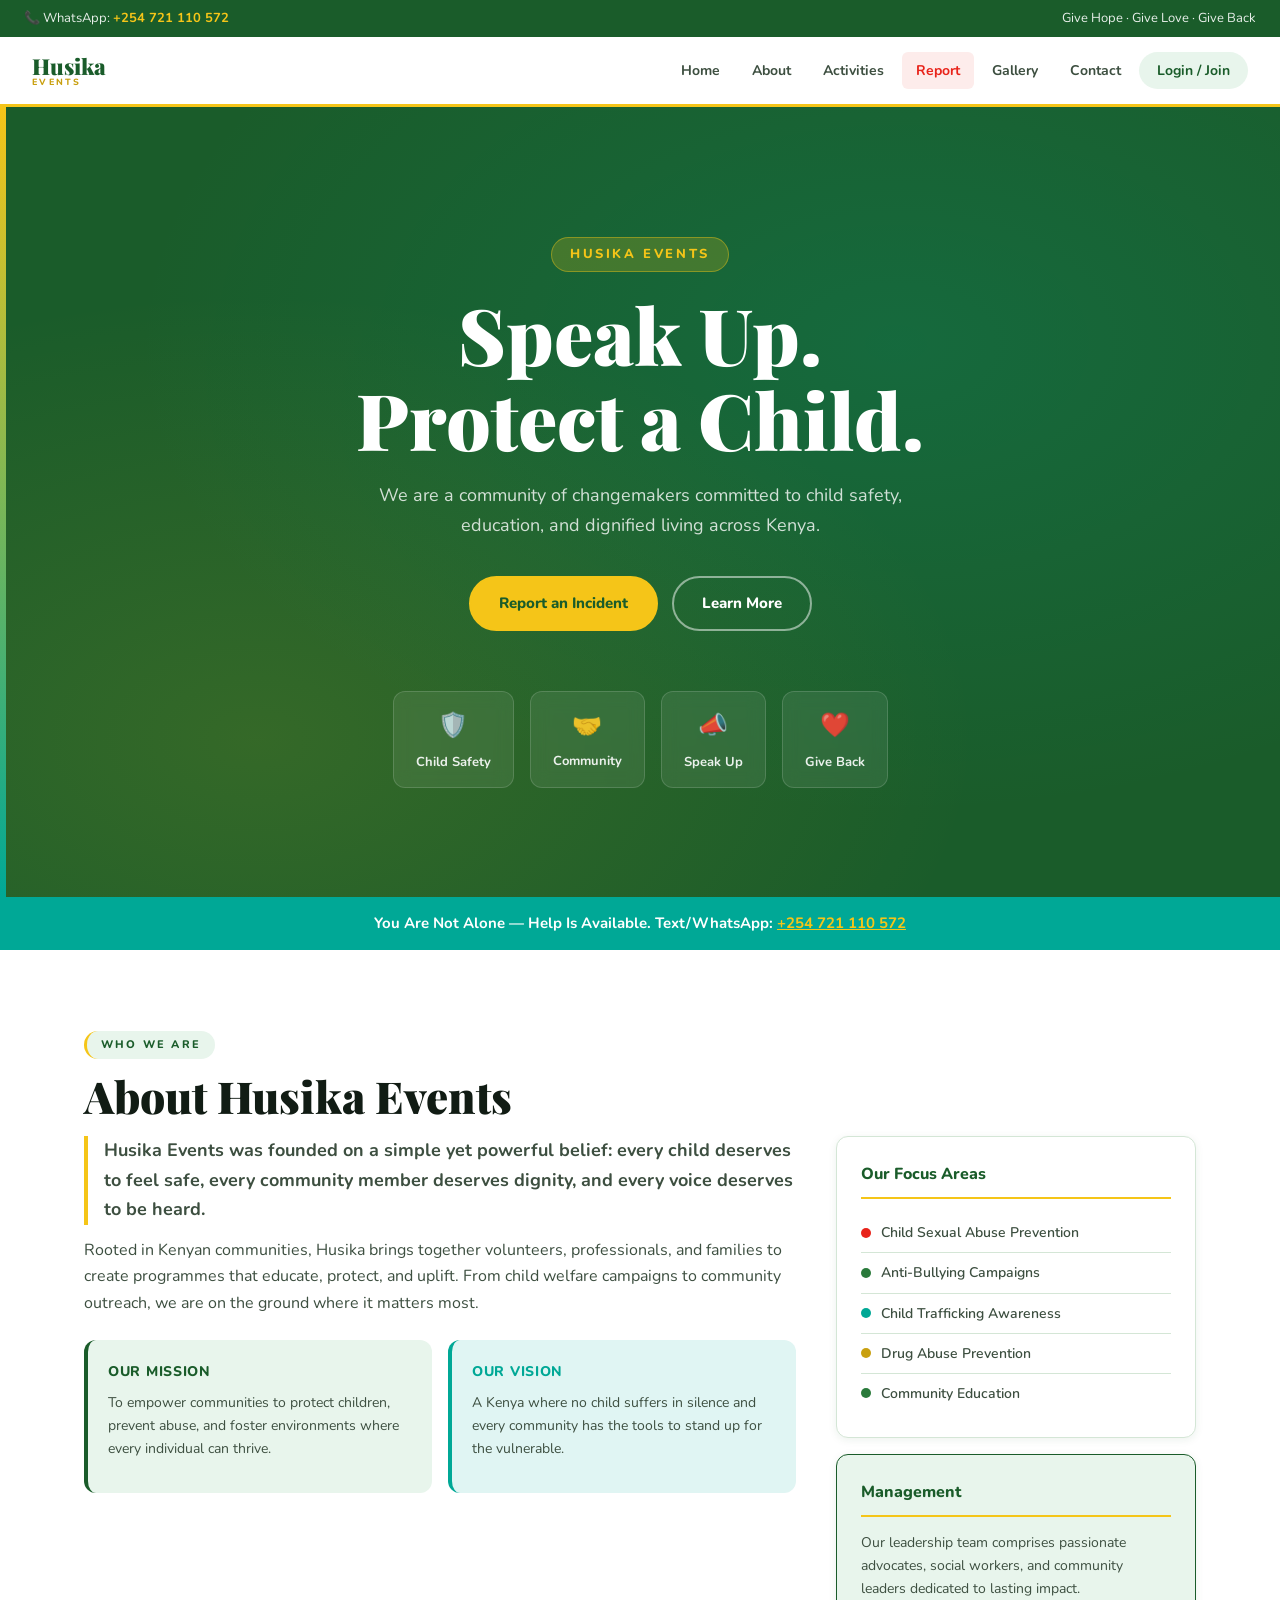
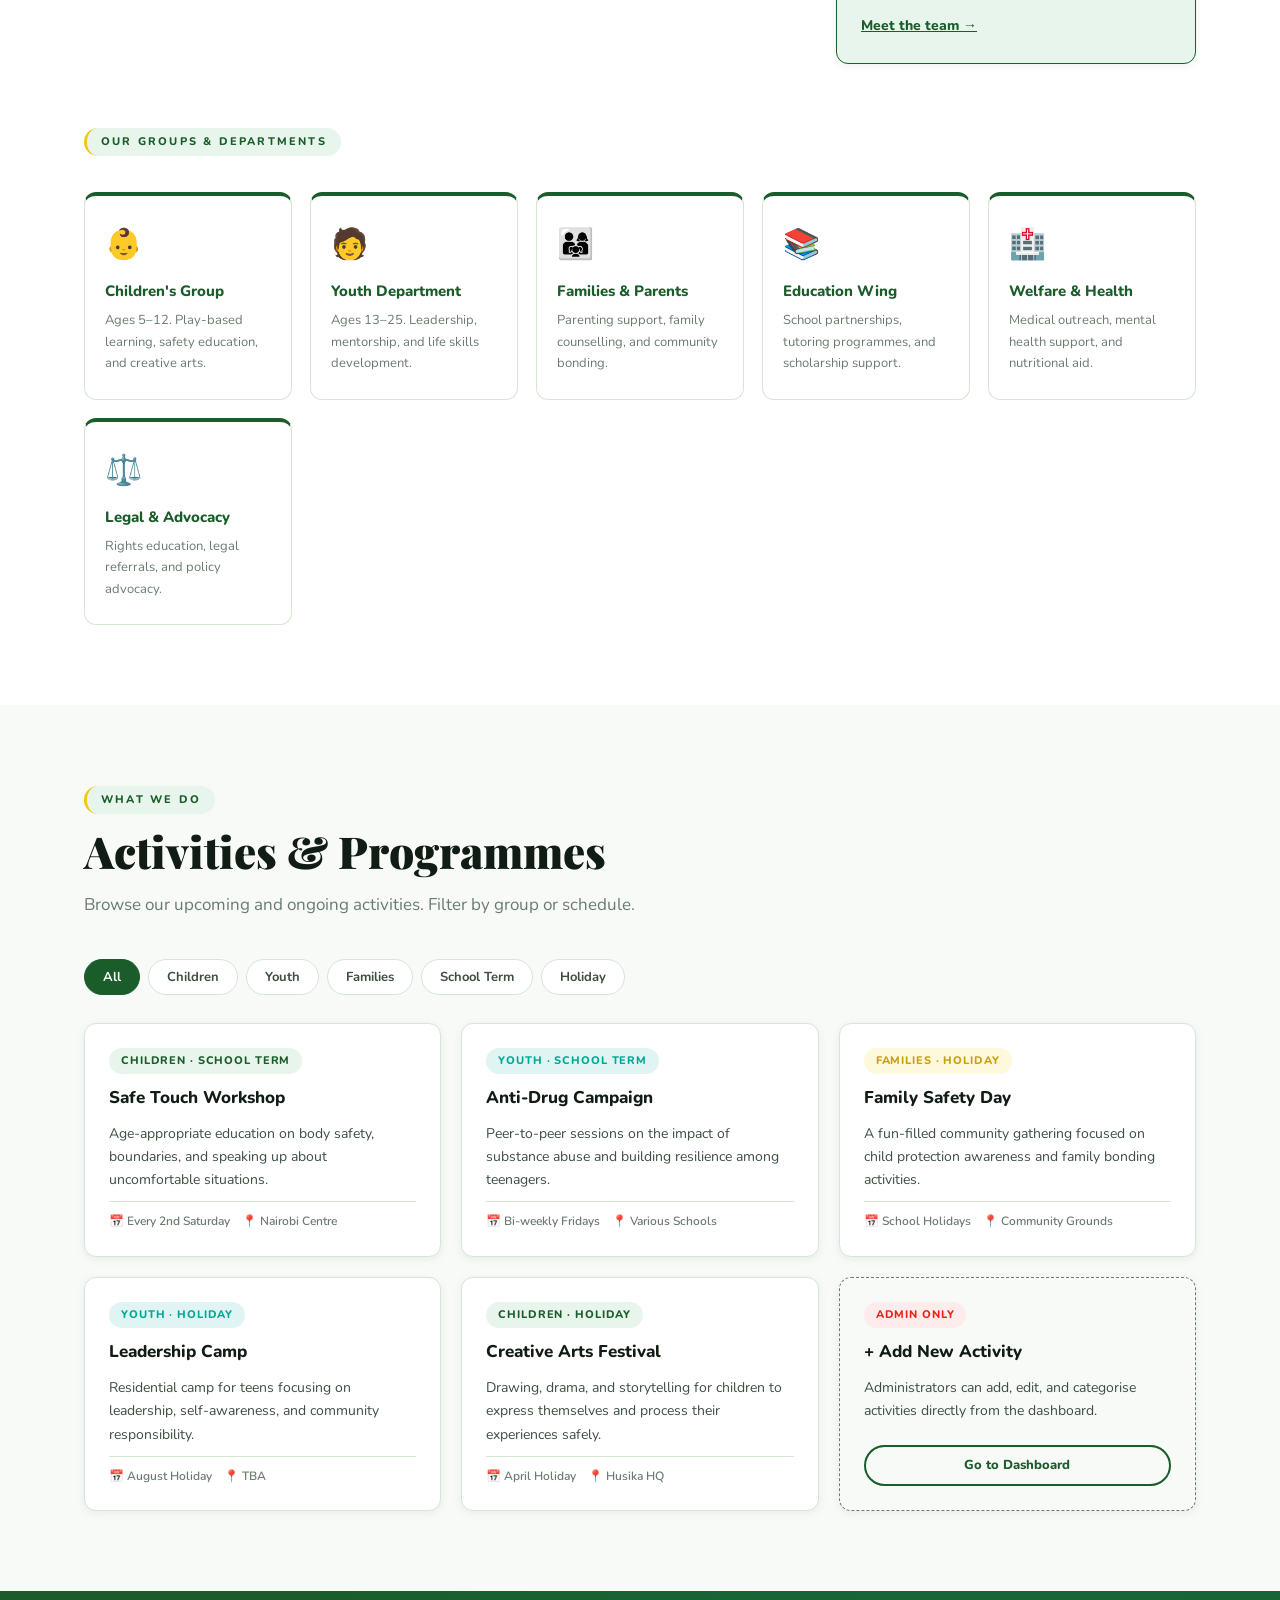
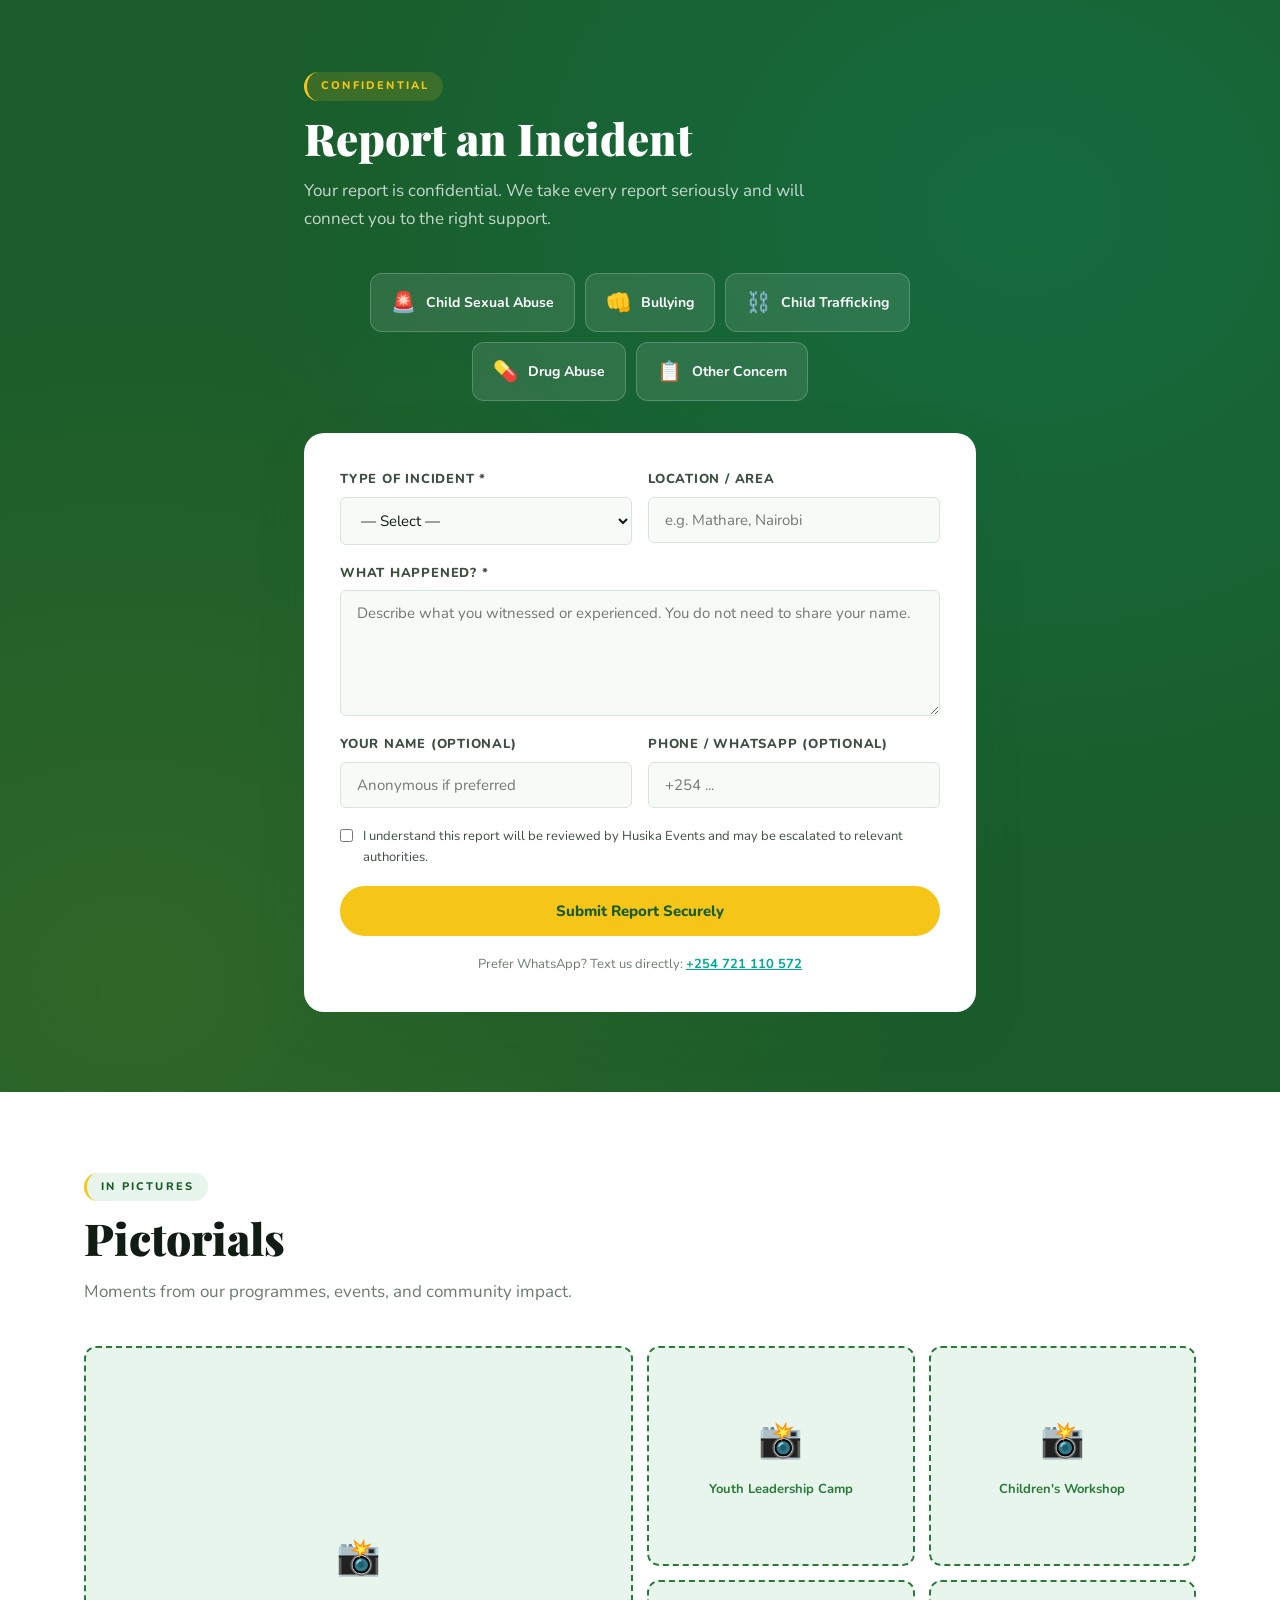
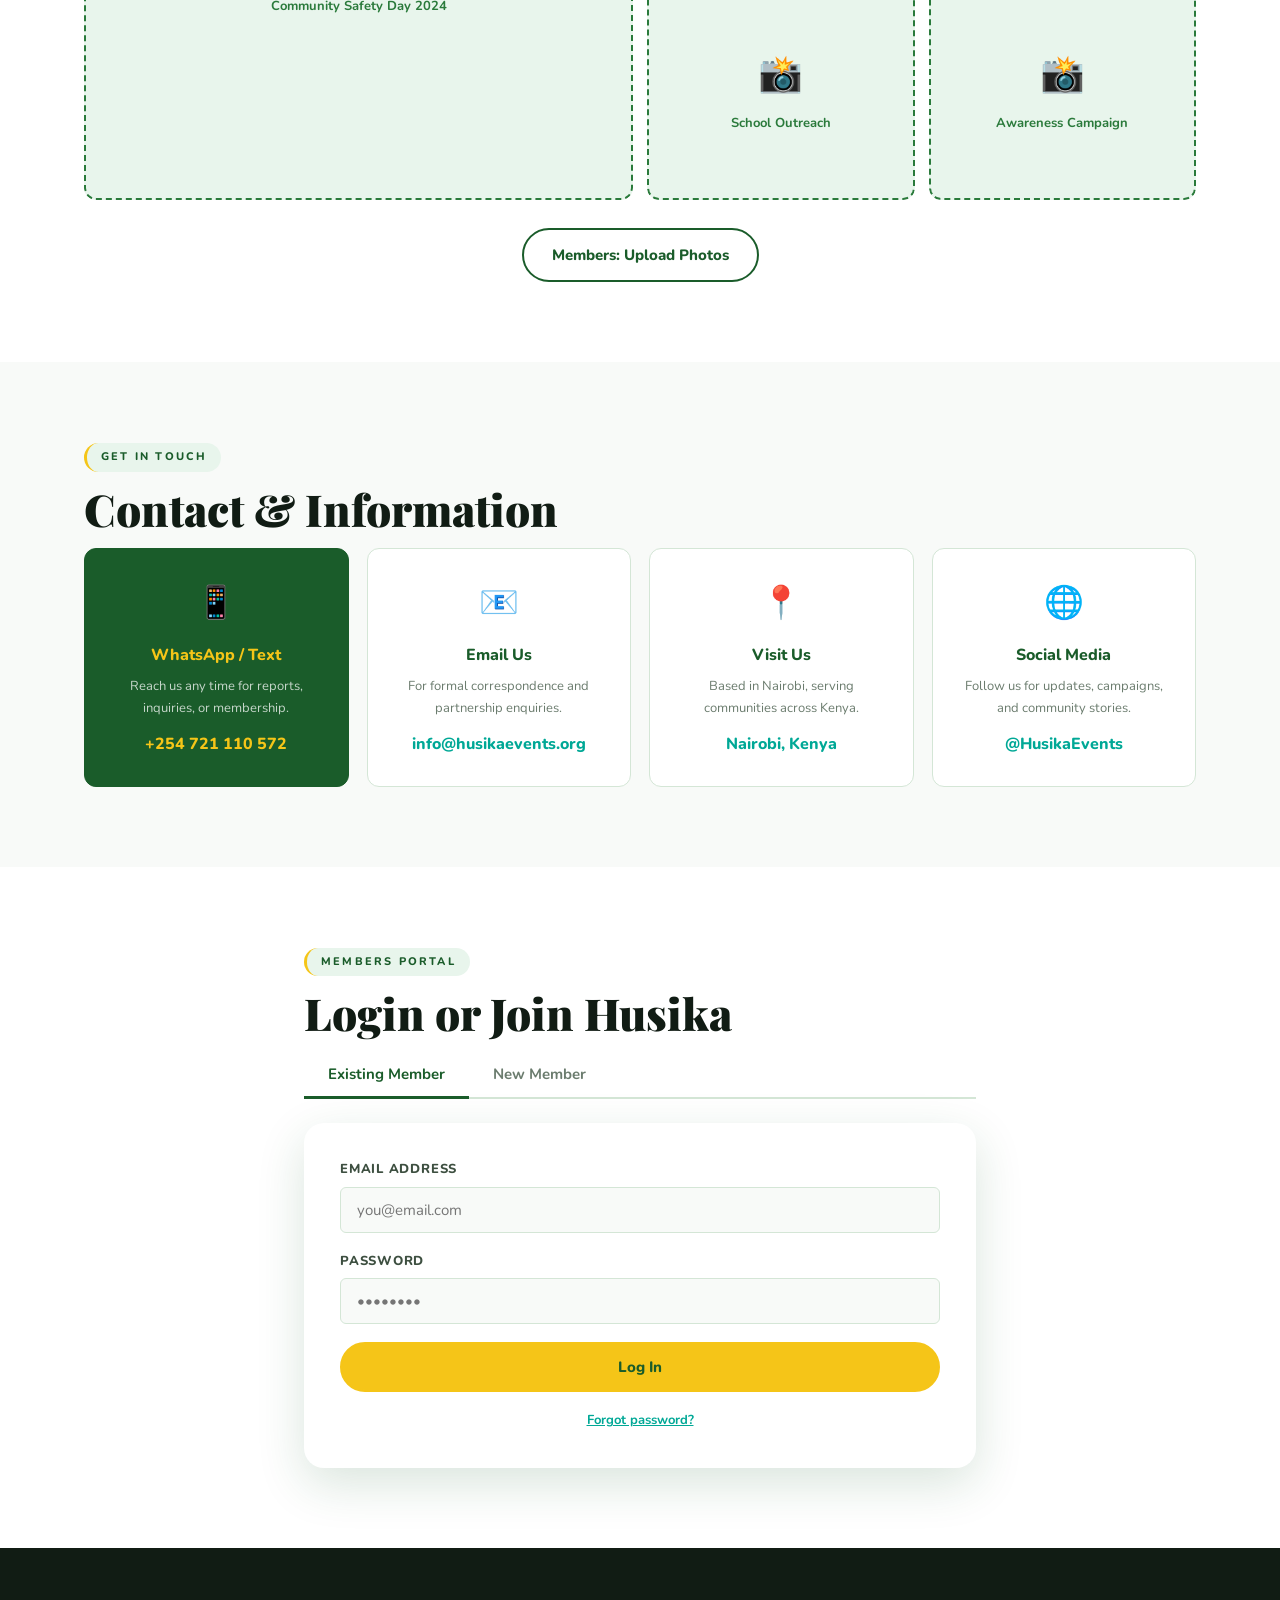
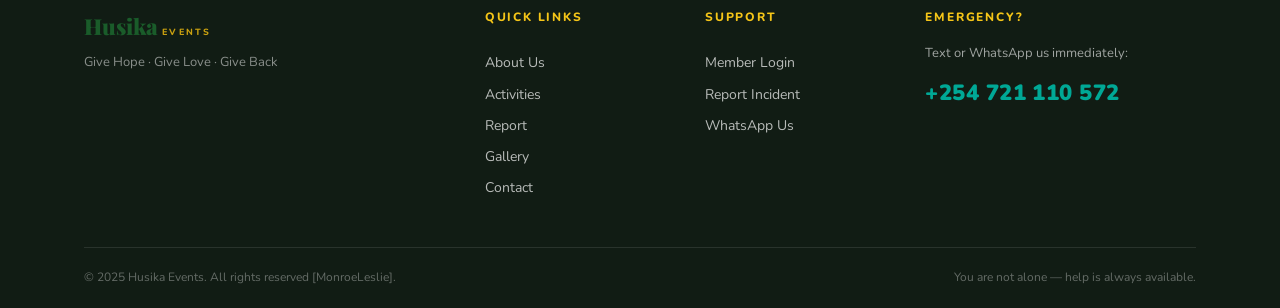
<file: client/index.html>
<!DOCTYPE html>
<html lang="en">
<head>
  <meta charset="UTF-8" />
  <meta name="viewport" content="width=device-width, initial-scale=1.0" />
  <title>Husika Events – Give Hope, Give Love, Give Back</title>
  <link rel="stylesheet" href="styles.css" />
  <link href="https://fonts.googleapis.com/css2?family=Nunito:wght@400;600;700;800;900&family=Playfair+Display:wght@700;900&display=swap" rel="stylesheet" />
</head>
<body>

  <!-- ===== TOP BAR ===== -->
  <div class="topbar">
    <span>📞 WhatsApp: <strong>+254 721 110 572</strong></span>
    <span>Give Hope · Give Love · Give Back</span>
  </div>

  <!-- ===== NAVBAR ===== -->
  <header class="navbar" id="navbar">
    <div class="nav-brand">
      <span class="brand-husika">Husika</span>
      <span class="brand-events">EVENTS</span>
    </div>
    <nav class="nav-links" id="nav-links">
      <a href="#home" class="nav-link active">Home</a>
      <a href="#about" class="nav-link">About</a>
      <a href="#activities" class="nav-link">Activities</a>
      <a href="#report" class="nav-link nav-link--report">Report</a>
      <a href="#gallery" class="nav-link">Gallery</a>
      <a href="#contact" class="nav-link">Contact</a>
      <a href="#login" class="nav-link nav-link--login">Login / Join</a>
    </nav>
    <button class="hamburger" id="hamburger" aria-label="Toggle menu">
      <span></span><span></span><span></span>
    </button>
  </header>

  <!-- ===== HERO ===== -->
  <section class="hero" id="home">
    <div class="hero-content">
      <p class="hero-eyebrow">Husika Events</p>
      <h1 class="hero-headline">Speak Up.<br>Protect a Child.</h1>
      <p class="hero-sub">We are a community of changemakers committed to child safety, education, and dignified living across Kenya.</p>
      <div class="hero-actions">
        <a href="#report" class="btn btn--primary">Report an Incident</a>
        <a href="#about" class="btn btn--outline">Learn More</a>
      </div>
    </div>
    <div class="hero-badges">
      <div class="badge">
        <span class="badge-icon">🛡️</span>
        <span>Child Safety</span>
      </div>
      <div class="badge">
        <span class="badge-icon">🤝</span>
        <span>Community</span>
      </div>
      <div class="badge">
        <span class="badge-icon">📣</span>
        <span>Speak Up</span>
      </div>
      <div class="badge">
        <span class="badge-icon">❤️</span>
        <span>Give Back</span>
      </div>
    </div>
  </section>

  <!-- ===== ALERT STRIP ===== -->
  <div class="alert-strip">
    <p><strong>You Are Not Alone — Help Is Available.</strong> Text/WhatsApp: <a href="https://wa.me/254721110572">+254 721 110 572</a></p>
  </div>

  <!-- ===== ABOUT ===== -->
  <section class="section" id="about">
    <div class="container">
      <div class="section-label">Who We Are</div>
      <h2 class="section-title">About Husika Events</h2>

      <div class="about-grid">
        <div class="about-main">
          <p class="about-intro">Husika Events was founded on a simple yet powerful belief: every child deserves to feel safe, every community member deserves dignity, and every voice deserves to be heard.</p>
          <p>Rooted in Kenyan communities, Husika brings together volunteers, professionals, and families to create programmes that educate, protect, and uplift. From child welfare campaigns to community outreach, we are on the ground where it matters most.</p>

          <div class="pillars">
            <div class="pillar pillar--green">
              <h4>Our Mission</h4>
              <p>To empower communities to protect children, prevent abuse, and foster environments where every individual can thrive.</p>
            </div>
            <div class="pillar pillar--teal">
              <h4>Our Vision</h4>
              <p>A Kenya where no child suffers in silence and every community has the tools to stand up for the vulnerable.</p>
            </div>
          </div>
        </div>

        <div class="about-sidebar">
          <div class="info-card">
            <h3>Our Focus Areas</h3>
            <ul class="focus-list">
              <li><span class="focus-dot dot--red"></span> Child Sexual Abuse Prevention</li>
              <li><span class="focus-dot dot--green"></span> Anti-Bullying Campaigns</li>
              <li><span class="focus-dot dot--teal"></span> Child Trafficking Awareness</li>
              <li><span class="focus-dot dot--gold"></span> Drug Abuse Prevention</li>
              <li><span class="focus-dot dot--green"></span> Community Education</li>
            </ul>
          </div>
          <div class="info-card info-card--green">
            <h3>Management</h3>
            <p>Our leadership team comprises passionate advocates, social workers, and community leaders dedicated to lasting impact.</p>
            <a href="staff.html" class="link-arrow">Meet the team →</a>
          </div>
        </div>
      </div>

      <!-- Departments -->
      <div class="section-label" style="margin-top: 3rem;">Our Groups & Departments</div>
      <div class="dept-grid">
        <div class="dept-card">
          <div class="dept-icon">👶</div>
          <h4>Children's Group</h4>
          <p>Ages 5–12. Play-based learning, safety education, and creative arts.</p>
        </div>
        <div class="dept-card">
          <div class="dept-icon">🧑</div>
          <h4>Youth Department</h4>
          <p>Ages 13–25. Leadership, mentorship, and life skills development.</p>
        </div>
        <div class="dept-card">
          <div class="dept-icon">👨‍👩‍👧</div>
          <h4>Families & Parents</h4>
          <p>Parenting support, family counselling, and community bonding.</p>
        </div>
        <div class="dept-card">
          <div class="dept-icon">📚</div>
          <h4>Education Wing</h4>
          <p>School partnerships, tutoring programmes, and scholarship support.</p>
        </div>
        <div class="dept-card">
          <div class="dept-icon">🏥</div>
          <h4>Welfare & Health</h4>
          <p>Medical outreach, mental health support, and nutritional aid.</p>
        </div>
        <div class="dept-card">
          <div class="dept-icon">⚖️</div>
          <h4>Legal & Advocacy</h4>
          <p>Rights education, legal referrals, and policy advocacy.</p>
        </div>
      </div>
    </div>
  </section>

  <!-- ===== ACTIVITIES ===== -->
  <section class="section section--alt" id="activities">
    <div class="container">
      <div class="section-label">What We Do</div>
      <h2 class="section-title">Activities & Programmes</h2>
      <p class="section-sub">Browse our upcoming and ongoing activities. Filter by group or schedule.</p>

      <div class="filter-bar">
        <button class="filter-btn active" data-filter="all">All</button>
        <button class="filter-btn" data-filter="children">Children</button>
        <button class="filter-btn" data-filter="youth">Youth</button>
        <button class="filter-btn" data-filter="family">Families</button>
        <button class="filter-btn" data-filter="school">School Term</button>
        <button class="filter-btn" data-filter="holiday">Holiday</button>
      </div>

      <div class="activities-grid">
        <div class="activity-card" data-category="children school">
          <div class="activity-tag tag--green">Children · School Term</div>
          <h4>Safe Touch Workshop</h4>
          <p>Age-appropriate education on body safety, boundaries, and speaking up about uncomfortable situations.</p>
          <div class="activity-meta">
            <span>📅 Every 2nd Saturday</span>
            <span>📍 Nairobi Centre</span>
          </div>
        </div>
        <div class="activity-card" data-category="youth school">
          <div class="activity-tag tag--teal">Youth · School Term</div>
          <h4>Anti-Drug Campaign</h4>
          <p>Peer-to-peer sessions on the impact of substance abuse and building resilience among teenagers.</p>
          <div class="activity-meta">
            <span>📅 Bi-weekly Fridays</span>
            <span>📍 Various Schools</span>
          </div>
        </div>
        <div class="activity-card" data-category="family holiday">
          <div class="activity-tag tag--gold">Families · Holiday</div>
          <h4>Family Safety Day</h4>
          <p>A fun-filled community gathering focused on child protection awareness and family bonding activities.</p>
          <div class="activity-meta">
            <span>📅 School Holidays</span>
            <span>📍 Community Grounds</span>
          </div>
        </div>
        <div class="activity-card" data-category="youth holiday">
          <div class="activity-tag tag--teal">Youth · Holiday</div>
          <h4>Leadership Camp</h4>
          <p>Residential camp for teens focusing on leadership, self-awareness, and community responsibility.</p>
          <div class="activity-meta">
            <span>📅 August Holiday</span>
            <span>📍 TBA</span>
          </div>
        </div>
        <div class="activity-card" data-category="children holiday">
          <div class="activity-tag tag--green">Children · Holiday</div>
          <h4>Creative Arts Festival</h4>
          <p>Drawing, drama, and storytelling for children to express themselves and process their experiences safely.</p>
          <div class="activity-meta">
            <span>📅 April Holiday</span>
            <span>📍 Husika HQ</span>
          </div>
        </div>
<div class="activity-card activity-card--admin" data-category="all">
  <div class="activity-tag tag--red">Admin Only</div>
  <h4>+ Add New Activity</h4>
  <p>Administrators can add, edit, and categorise activities directly from the dashboard.</p>

  <a href="admin.html" class="btn btn--outline btn--sm">
    Go to Dashboard
  </a>
</div>
    </div>
  </section>

  <!-- ===== REPORT ===== -->
  <section class="section section--report" id="report">
    <div class="container container--narrow">
      <div class="section-label label--light">Confidential</div>
      <h2 class="section-title title--light">Report an Incident</h2>
      <p class="section-sub sub--light">Your report is confidential. We take every report seriously and will connect you to the right support.</p>

      <div class="report-cards">
        <div class="report-type">
          <span class="report-icon">🚨</span>
          <span>Child Sexual Abuse</span>
        </div>
        <div class="report-type">
          <span class="report-icon">👊</span>
          <span>Bullying</span>
        </div>
        <div class="report-type">
          <span class="report-icon">⛓️</span>
          <span>Child Trafficking</span>
        </div>
        <div class="report-type">
          <span class="report-icon">💊</span>
          <span>Drug Abuse</span>
        </div>
        <div class="report-type">
          <span class="report-icon">📋</span>
          <span>Other Concern</span>
        </div>
      </div>

      <form class="report-form" id="report-form" novalidate>
        <div class="form-row">
          <div class="form-group">
            <label for="report-type">Type of Incident *</label>
            <select id="report-type" required>
              <option value="">— Select —</option>
              <option>Child Sexual Abuse</option>
              <option>Bullying</option>
              <option>Child Trafficking</option>
              <option>Drug Abuse</option>
              <option>Other</option>
            </select>
          </div>
          <div class="form-group">
            <label for="report-location">Location / Area</label>
            <input type="text" id="report-location" placeholder="e.g. Mathare, Nairobi" />
          </div>
        </div>
        <div class="form-group">
          <label for="report-description">What happened? *</label>
          <textarea id="report-description" rows="5" placeholder="Describe what you witnessed or experienced. You do not need to share your name." required></textarea>
        </div>
        <div class="form-row">
          <div class="form-group">
            <label for="reporter-name">Your Name (optional)</label>
            <input type="text" id="reporter-name" placeholder="Anonymous if preferred" />
          </div>
          <div class="form-group">
            <label for="reporter-contact">Phone / WhatsApp (optional)</label>
            <input type="tel" id="reporter-contact" placeholder="+254 ..." />
          </div>
        </div>
        <div class="form-check">
          <input type="checkbox" id="report-consent" required />
          <label for="report-consent">I understand this report will be reviewed by Husika Events and may be escalated to relevant authorities.</label>
        </div>
        <button type="submit" class="btn btn--primary btn--full">Submit Report Securely</button>
        <p class="form-note">Prefer WhatsApp? Text us directly: <a href="https://wa.me/254721110572">+254 721 110 572</a></p>
      </form>
    </div>
  </section>

  <!-- ===== GALLERY ===== -->
  <section class="section" id="gallery">
    <div class="container">
      <div class="section-label">In Pictures</div>
      <h2 class="section-title">Pictorials</h2>
      <p class="section-sub">Moments from our programmes, events, and community impact.</p>

      <div class="gallery-grid">
        <div class="gallery-item gallery-item--wide">
          <div class="gallery-placeholder">
            <span>📸</span>
            <p>Community Safety Day 2024</p>
          </div>
        </div>
        <div class="gallery-item">
          <div class="gallery-placeholder">
            <span>📸</span>
            <p>Youth Leadership Camp</p>
          </div>
        </div>
        <div class="gallery-item">
          <div class="gallery-placeholder">
            <span>📸</span>
            <p>Children's Workshop</p>
          </div>
        </div>
        <div class="gallery-item">
          <div class="gallery-placeholder">
            <span>📸</span>
            <p>School Outreach</p>
          </div>
        </div>
        <div class="gallery-item">
          <div class="gallery-placeholder">
            <span>📸</span>
            <p>Awareness Campaign</p>
          </div>
        </div>
      </div>
      <div class="gallery-cta">
        <a href="#login" class="btn btn--outline">Members: Upload Photos</a>
      </div>
    </div>
  </section>

  <!-- ===== CONTACT ===== -->
  <section class="section section--alt" id="contact">
    <div class="container">
      <div class="section-label">Get In Touch</div>
      <h2 class="section-title">Contact & Information</h2>

      <div class="contact-grid">
        <div class="contact-card contact-card--primary">
          <div class="contact-card-icon">📱</div>
          <h4>WhatsApp / Text</h4>
          <p>Reach us any time for reports, inquiries, or membership.</p>
          <a href="https://wa.me/254721110572" class="contact-value">+254 721 110 572</a>
        </div>
        <div class="contact-card">
          <div class="contact-card-icon">📧</div>
          <h4>Email Us</h4>
          <p>For formal correspondence and partnership enquiries.</p>
          <a href="mailto:info@husikaevents.org" class="contact-value">info@husikaevents.org</a>
        </div>
        <div class="contact-card">
          <div class="contact-card-icon">📍</div>
          <h4>Visit Us</h4>
          <p>Based in Nairobi, serving communities across Kenya.</p>
          <span class="contact-value">Nairobi, Kenya</span>
        </div>
        <div class="contact-card">
          <div class="contact-card-icon">🌐</div>
          <h4>Social Media</h4>
          <p>Follow us for updates, campaigns, and community stories.</p>
          <span class="contact-value">@HusikaEvents</span>
        </div>
      </div>
    </div>
  </section>

  <!-- ===== LOGIN ===== -->
  <section class="section" id="login">
    <div class="container container--narrow">
      <div class="section-label">Members Portal</div>
      <h2 class="section-title">Login or Join Husika</h2>

      <div class="auth-tabs">
        <button class="auth-tab active" id="tab-login" onclick="showTab('login')">Existing Member</button>
        <button class="auth-tab" id="tab-register" onclick="showTab('register')">New Member</button>
      </div>

      <form class="auth-form" id="form-login">
        <div class="form-group">
          <label for="login-email">Email Address</label>
          <input type="email" id="login-email" placeholder="you@email.com" />
        </div>
        <div class="form-group">
          <label for="login-pass">Password</label>
          <input type="password" id="login-pass" placeholder="••••••••" />
        </div>
        <button type="submit" class="btn btn--primary btn--full">Log In</button>
        <p class="form-note"><a href="#">Forgot password?</a></p>
      </form>

      <form class="auth-form hidden" id="form-register">
        <div class="form-row">
          <div class="form-group">
            <label for="reg-fname">First Name</label>
            <input type="text" id="reg-fname" placeholder="Jane" />
          </div>
          <div class="form-group">
            <label for="reg-lname">Last Name</label>
            <input type="text" id="reg-lname" placeholder="Wanjiku" />
          </div>
        </div>
        <div class="form-group">
          <label for="reg-email">Email Address</label>
          <input type="email" id="reg-email" placeholder="you@email.com" />
        </div>
        <div class="form-group">
          <label for="reg-phone">WhatsApp Number</label>
          <input type="tel" id="reg-phone" placeholder="+254 ..." />
        </div>
        <div class="form-group">
          <label for="reg-group">Which group are you joining?</label>
          <select id="reg-group">
            <option value="">— Select —</option>
            <option>Children's Group (5–12)</option>
            <option>Youth Department (13–25)</option>
            <option>Families & Parents</option>
            <option>Volunteer / Supporter</option>
          </select>
        </div>
        <div class="form-group">
          <label for="reg-pass">Create Password</label>
          <input type="password" id="reg-pass" placeholder="••••••••" />
        </div>
        <button type="submit" class="btn btn--primary btn--full">Create Account</button>
      </form>
    </div>
  </section>

  <!-- ===== FOOTER ===== -->
  <footer class="footer">
    <div class="container">
      <div class="footer-top">
        <div class="footer-brand">
          <span class="brand-husika">Husika</span>
          <span class="brand-events">EVENTS</span>
          <p>Give Hope · Give Love · Give Back</p>
        </div>
        <div class="footer-links">
          <h5>Quick Links</h5>
          <a href="#about">About Us</a>
          <a href="#activities">Activities</a>
          <a href="#report">Report</a>
          <a href="#gallery">Gallery</a>
          <a href="#contact">Contact</a>
        </div>
        <div class="footer-links">
          <h5>Support</h5>
          <a href="#login">Member Login</a>
          <a href="#report">Report Incident</a>
          <a href="https://wa.me/254721110572">WhatsApp Us</a>
        </div>
        <div class="footer-emergency">
          <h5>Emergency?</h5>
          <p>Text or WhatsApp us immediately:</p>
          <a href="https://wa.me/254721110572" class="emergency-num">+254 721 110 572</a>
        </div>
      </div>
      <div class="footer-bottom">
        <p>© 2025 Husika Events. All rights reserved [MonroeLeslie]. </p>
        <p>You are not alone — help is always available.</p>
      </div>
    </div>
  </footer>

  <script>
    // Navbar scroll effect
    window.addEventListener('scroll', () => {
      document.getElementById('navbar').classList.toggle('scrolled', window.scrollY > 50);
    });

    // Hamburger menu
    document.getElementById('hamburger').addEventListener('click', () => {
      document.getElementById('nav-links').classList.toggle('open');
    });

    // Active nav on scroll
    const sections = document.querySelectorAll('section[id]');
    window.addEventListener('scroll', () => {
      const scrollY = window.scrollY + 100;
      sections.forEach(sec => {
        if (scrollY >= sec.offsetTop && scrollY < sec.offsetTop + sec.offsetHeight) {
          document.querySelectorAll('.nav-link').forEach(l => l.classList.remove('active'));
          const link = document.querySelector(`.nav-link[href="#${sec.id}"]`);
          if (link) link.classList.add('active');
        }
      });
    });

    // Activity filter
    document.querySelectorAll('.filter-btn').forEach(btn => {
      btn.addEventListener('click', () => {
        document.querySelectorAll('.filter-btn').forEach(b => b.classList.remove('active'));
        btn.classList.add('active');
        const filter = btn.dataset.filter;
        document.querySelectorAll('.activity-card').forEach(card => {
          const cat = card.dataset.category || '';
          card.style.display = (filter === 'all' || cat.includes(filter)) ? '' : 'none';
        });
      });
    });

    // Auth tabs
    function showTab(tab) {
      document.getElementById('form-login').classList.toggle('hidden', tab !== 'login');
      document.getElementById('form-register').classList.toggle('hidden', tab !== 'register');
      document.getElementById('tab-login').classList.toggle('active', tab === 'login');
      document.getElementById('tab-register').classList.toggle('active', tab === 'register');
    }

    // Report form
    document.getElementById('report-form').addEventListener('submit', e => {
      e.preventDefault();
      alert('Thank you for your report. Our team will follow up confidentially.');
      e.target.reset();
    });
  </script>
</body>
</html>
</file>
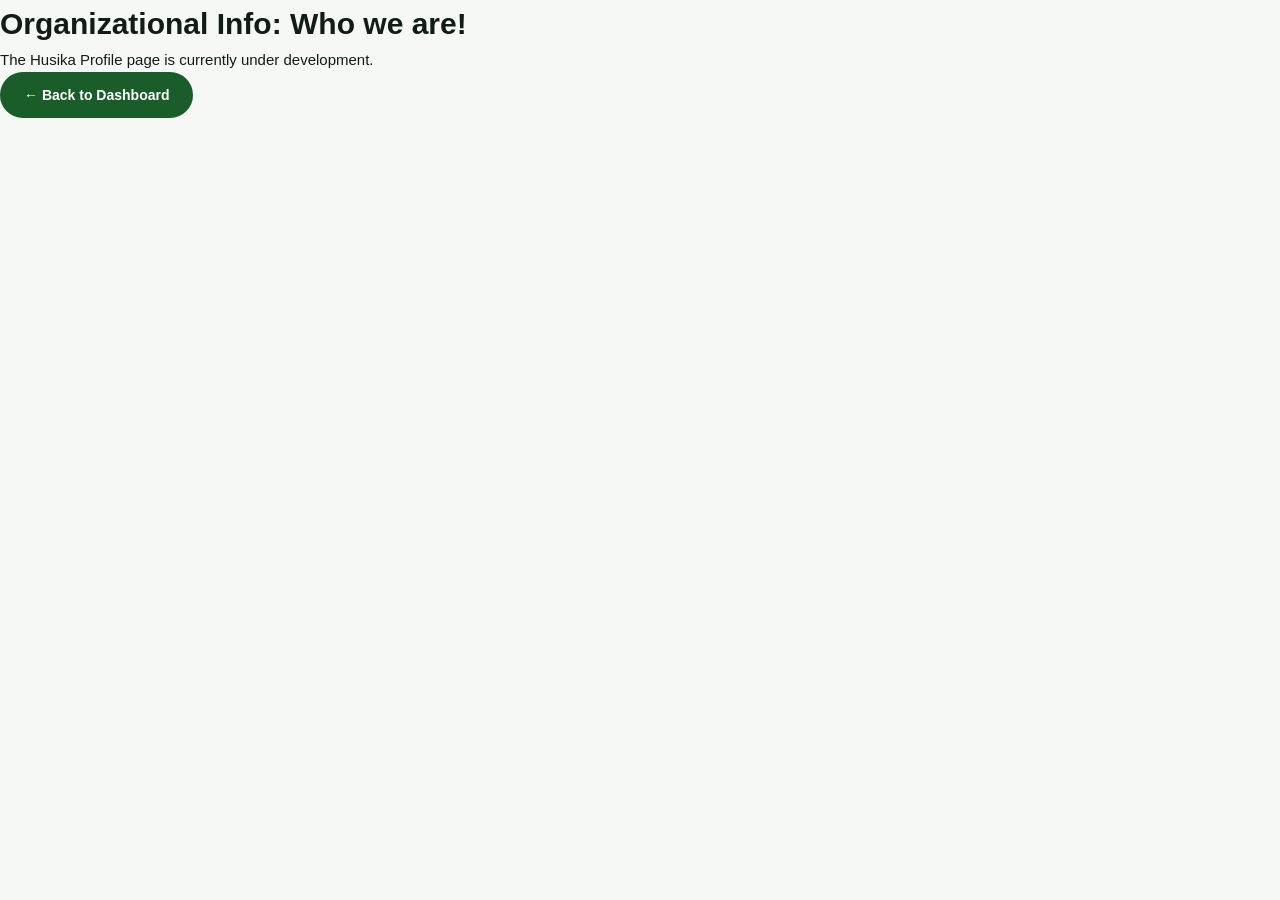
<file: client/about.html>
<!DOCTYPE html>
<html lang="en">
<head>
    <meta charset="UTF-8">
    <meta name="viewport" content="width=device-width, initial-scale=1.0">

    <title>Activities — Husika Events</title>

    <link rel="stylesheet" href="admin.css">
</head>

<body>

    <div class="placeholder-page">

        <h1>Organizational Info: Who we are!</h1>

        <p>
            The Husika Profile page is currently under development.
        </p>

        <a href="admin.html" class="btn btn--primary">
            ← Back to Dashboard
        </a>

    </div>

</body>
</html>
</file>
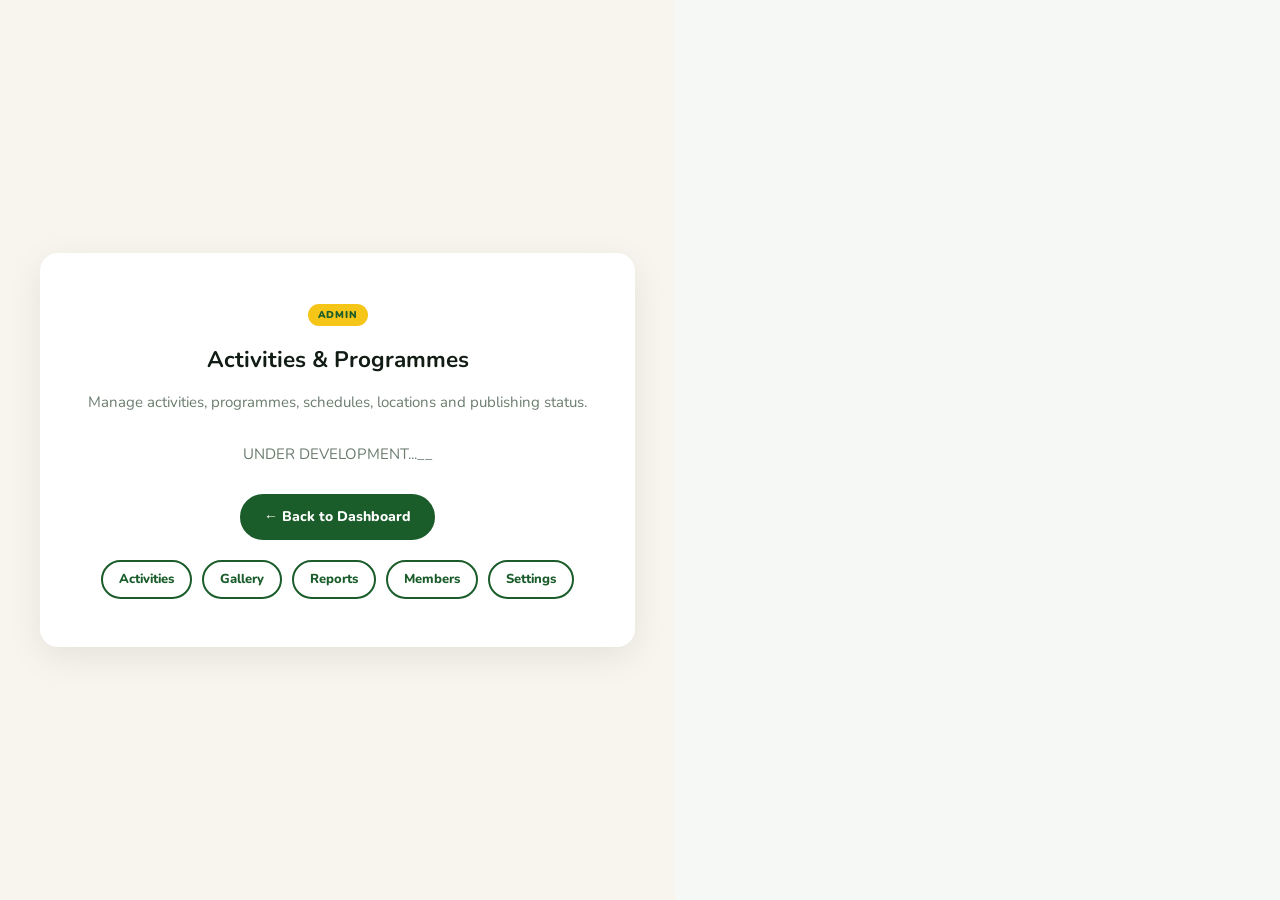
<file: client/activities.html>
<!DOCTYPE html>
<html lang="en">
<head>
  <meta charset="UTF-8">
  <meta name="viewport" content="width=device-width, initial-scale=1.0">
  <title>Activities & Programmes — Husika Events</title>
  <link rel="stylesheet" href="admin.css">
  <link href="https://fonts.googleapis.com/css2?family=Nunito:wght@400;600;700;800;900&family=Playfair+Display:wght@700;900&display=swap" rel="stylesheet">
  <style>
    .placeholder-page {
      min-height:100vh; display:flex; align-items:center; justify-content:center;
      padding:40px; background:var(--cream, #F8F5EF);
    }
    .placeholder-card {
      max-width:720px; width:100%; background:#fff; padding:48px; border-radius:18px;
      box-shadow:0 10px 35px rgba(0,0,0,.08); text-align:center;
    }
    .placeholder-card h1 { margin-bottom:12px; }
    .placeholder-card p { color:var(--text-muted, #777); margin-bottom:28px; }
    .placeholder-nav { display:flex; gap:10px; justify-content:center; flex-wrap:wrap; margin-top:20px; }
    .placeholder-nav a { text-decoration:none; }
  </style>
</head>
<body>
  <main class="placeholder-page">
    <section class="placeholder-card">
      <div class="admin-badge" style="display:inline-block;margin-bottom:16px;">Admin</div>
      <h1>Activities & Programmes</h1>
      <p>Manage activities, programmes, schedules, locations and publishing status.</p>
      <p> UNDER DEVELOPMENT...__</p>
      <a href="admin.html" class="btn btn--primary">← Back to Dashboard</a>
      <div class="placeholder-nav">
        <a href="activities.html" class="btn btn--outline-dark btn--sm">Activities</a>
        <a href="gallery.html" class="btn btn--outline-dark btn--sm">Gallery</a>
        <a href="reports.html" class="btn btn--outline-dark btn--sm">Reports</a>
        <a href="members.html" class="btn btn--outline-dark btn--sm">Members</a>
        <a href="settings.html" class="btn btn--outline-dark btn--sm">Settings</a>
      </div>
    </section>
  </main>
</body>
</html>
</file>
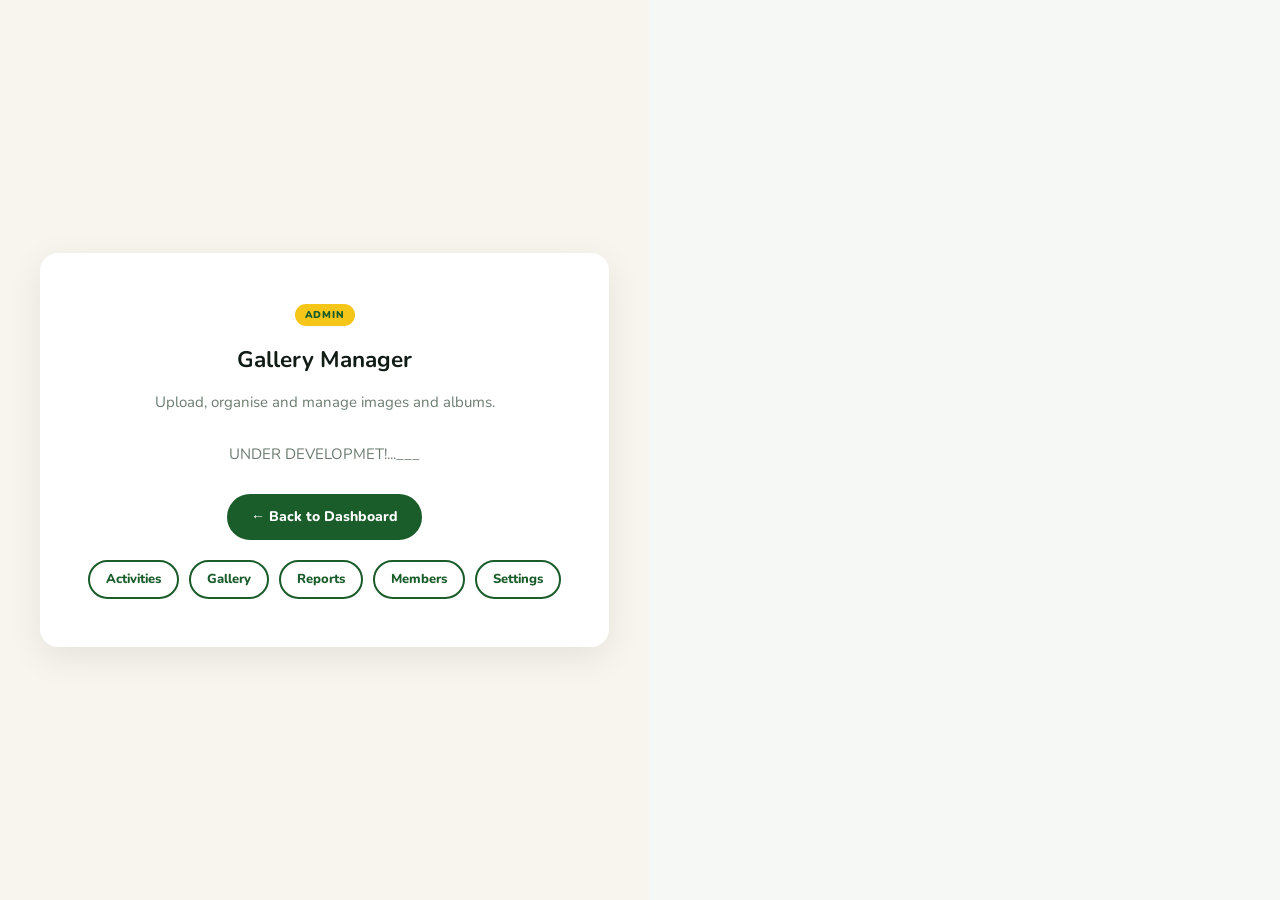
<file: client/gallery.html>
<!DOCTYPE html>
<html lang="en">
<head>
  <meta charset="UTF-8">
  <meta name="viewport" content="width=device-width, initial-scale=1.0">
  <title>Gallery Manager — Husika Events</title>
  <link rel="stylesheet" href="admin.css">
  <link href="https://fonts.googleapis.com/css2?family=Nunito:wght@400;600;700;800;900&family=Playfair+Display:wght@700;900&display=swap" rel="stylesheet">
  <style>
    .placeholder-page {
      min-height:100vh; display:flex; align-items:center; justify-content:center;
      padding:40px; background:var(--cream, #F8F5EF);
    }
    .placeholder-card {
      max-width:720px; width:100%; background:#fff; padding:48px; border-radius:18px;
      box-shadow:0 10px 35px rgba(0,0,0,.08); text-align:center;
    }
    .placeholder-card h1 { margin-bottom:12px; }
    .placeholder-card p { color:var(--text-muted, #777); margin-bottom:28px; }
    .placeholder-nav { display:flex; gap:10px; justify-content:center; flex-wrap:wrap; margin-top:20px; }
    .placeholder-nav a { text-decoration:none; }
  </style>
</head>
<body>
  <main class="placeholder-page">
    <section class="placeholder-card">
      <div class="admin-badge" style="display:inline-block;margin-bottom:16px;">Admin</div>
      <h1>Gallery Manager</h1>
      <p>Upload, organise and manage images and albums.</p>
      <p> UNDER DEVELOPMET!...___</p>
      <a href="admin.html" class="btn btn--primary">← Back to Dashboard</a>
      <div class="placeholder-nav">
        <a href="activities.html" class="btn btn--outline-dark btn--sm">Activities</a>
        <a href="gallery.html" class="btn btn--outline-dark btn--sm">Gallery</a>
        <a href="reports.html" class="btn btn--outline-dark btn--sm">Reports</a>
        <a href="members.html" class="btn btn--outline-dark btn--sm">Members</a>
        <a href="settings.html" class="btn btn--outline-dark btn--sm">Settings</a>
      </div>
    </section>
  </main>
</body>
</html>
</file>
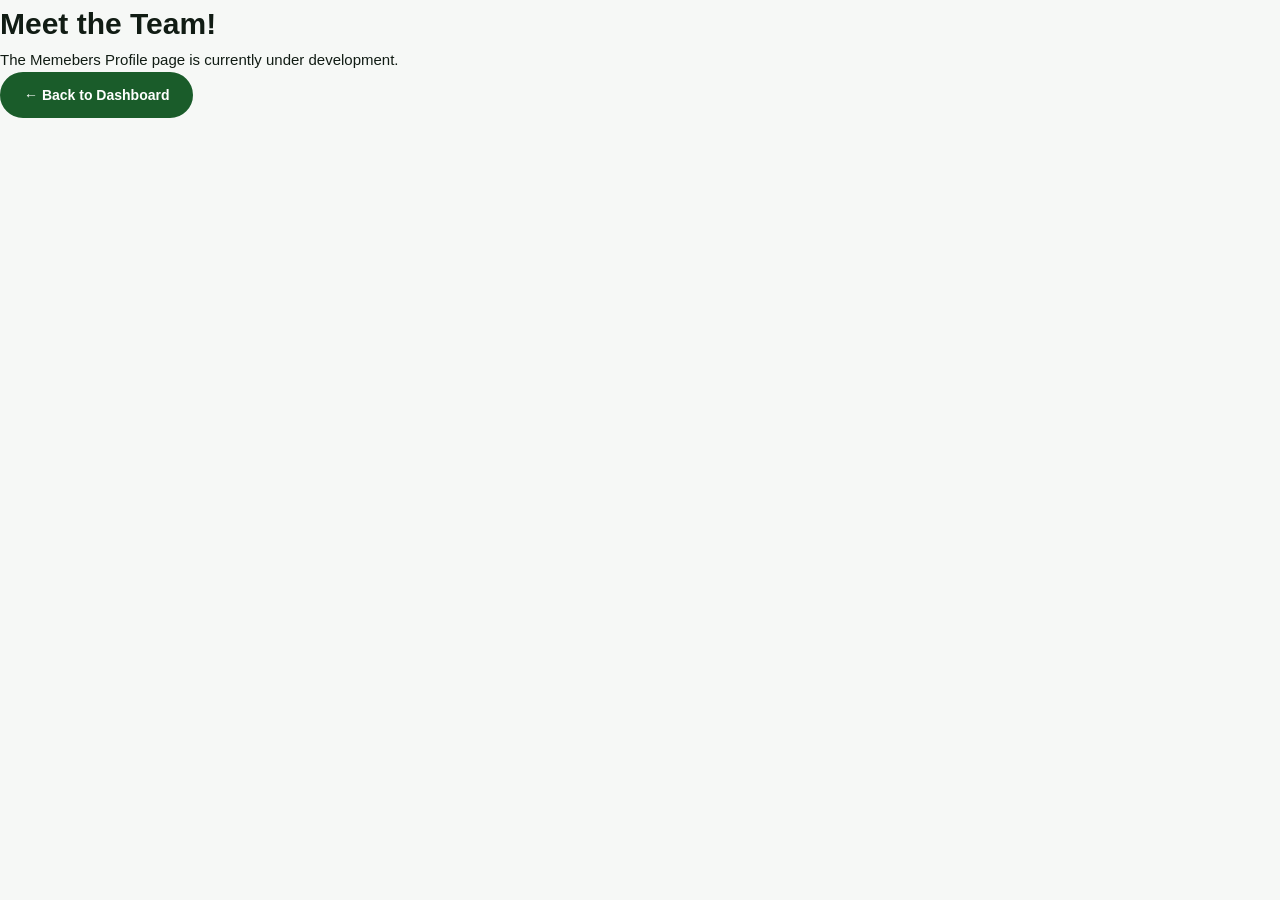
<file: client/members.html>
<!DOCTYPE html>
<html lang="en">
<head>
    <meta charset="UTF-8">
    <meta name="viewport" content="width=device-width, initial-scale=1.0">

    <title>Activities — Husika Events</title>

    <link rel="stylesheet" href="admin.css">
</head>

<body>

    <div class="placeholder-page">

        <h1>Meet the Team!</h1>

        <p>
            The Memebers Profile page is currently under development.
        
        </p>

        <a href="admin.html" class="btn btn--primary">
            ← Back to Dashboard
        </a>

    </div>

</body>
</html>
</file>
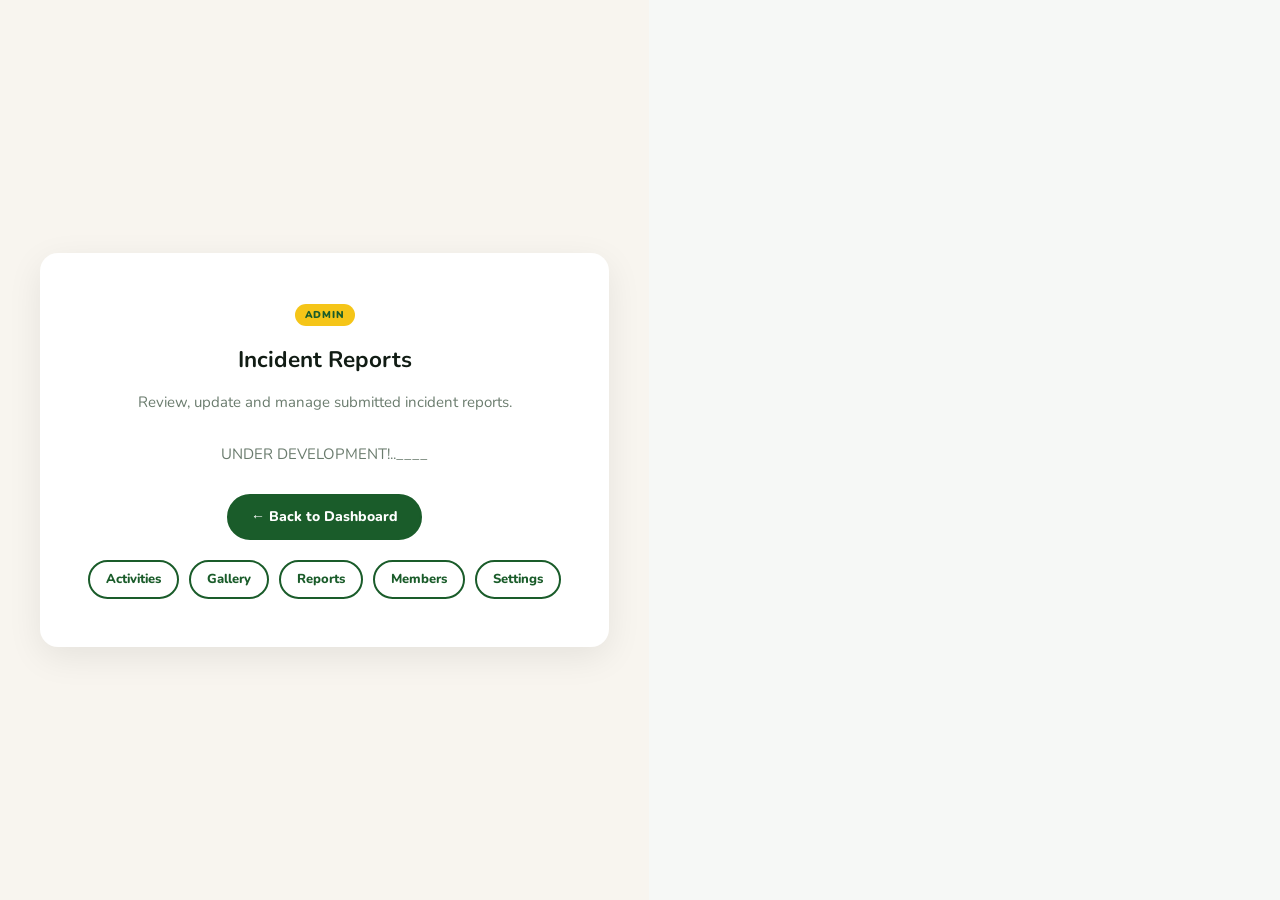
<file: client/reports.html>
<!DOCTYPE html>
<html lang="en">
<head>
  <meta charset="UTF-8">
  <meta name="viewport" content="width=device-width, initial-scale=1.0">
  <title>Incident Reports — Husika Events</title>
  <link rel="stylesheet" href="admin.css">
  <link href="https://fonts.googleapis.com/css2?family=Nunito:wght@400;600;700;800;900&family=Playfair+Display:wght@700;900&display=swap" rel="stylesheet">
  <style>
    .placeholder-page {
      min-height:100vh; display:flex; align-items:center; justify-content:center;
      padding:40px; background:var(--cream, #F8F5EF);
    }
    .placeholder-card {
      max-width:720px; width:100%; background:#fff; padding:48px; border-radius:18px;
      box-shadow:0 10px 35px rgba(0,0,0,.08); text-align:center;
    }
    .placeholder-card h1 { margin-bottom:12px; }
    .placeholder-card p { color:var(--text-muted, #777); margin-bottom:28px; }
    .placeholder-nav { display:flex; gap:10px; justify-content:center; flex-wrap:wrap; margin-top:20px; }
    .placeholder-nav a { text-decoration:none; }
  </style>
</head>
<body>
  <main class="placeholder-page">
    <section class="placeholder-card">
      <div class="admin-badge" style="display:inline-block;margin-bottom:16px;">Admin</div>
      <h1>Incident Reports</h1>
      <p>Review, update and manage submitted incident reports.</p>
      <P>UNDER DEVELOPMENT!..____</P>
      <a href="admin.html" class="btn btn--primary">← Back to Dashboard</a>
      <div class="placeholder-nav">
        <a href="activities.html" class="btn btn--outline-dark btn--sm">Activities</a>
        <a href="gallery.html" class="btn btn--outline-dark btn--sm">Gallery</a>
        <a href="reports.html" class="btn btn--outline-dark btn--sm">Reports</a>
        <a href="members.html" class="btn btn--outline-dark btn--sm">Members</a>
        <a href="settings.html" class="btn btn--outline-dark btn--sm">Settings</a>
      </div>
    </section>
  </main>
</body>
</html>
</file>
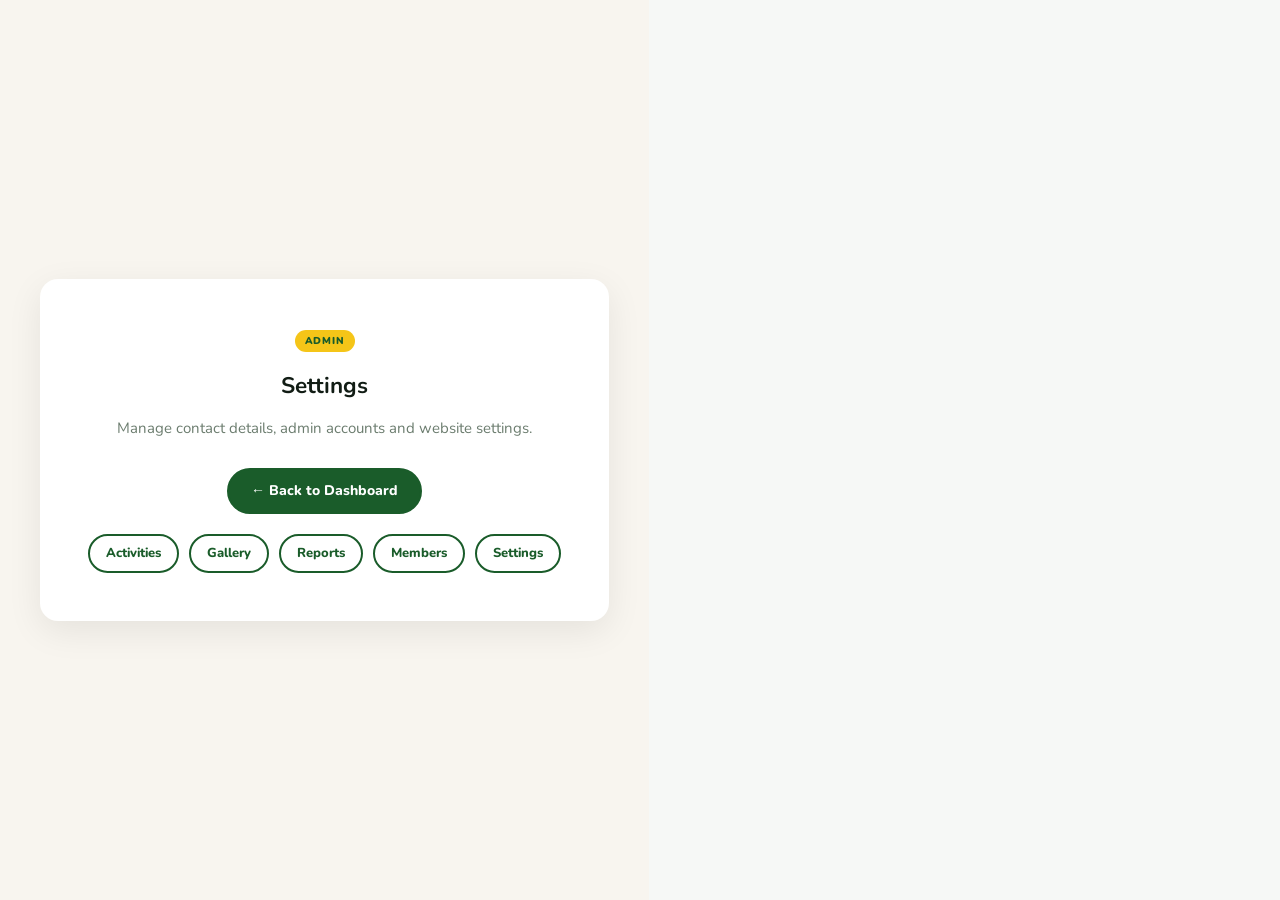
<file: client/settings.html>
<!DOCTYPE html>
<html lang="en">
<head>
  <meta charset="UTF-8">
  <meta name="viewport" content="width=device-width, initial-scale=1.0">
  <title>Settings — Husika Events</title>
  <link rel="stylesheet" href="admin.css">
  <link href="https://fonts.googleapis.com/css2?family=Nunito:wght@400;600;700;800;900&family=Playfair+Display:wght@700;900&display=swap" rel="stylesheet">
  <style>
    .placeholder-page {
      min-height:100vh; display:flex; align-items:center; justify-content:center;
      padding:40px; background:var(--cream, #F8F5EF);
    }
    .placeholder-card {
      max-width:720px; width:100%; background:#fff; padding:48px; border-radius:18px;
      box-shadow:0 10px 35px rgba(0,0,0,.08); text-align:center;
    }
    .placeholder-card h1 { margin-bottom:12px; }
    .placeholder-card p { color:var(--text-muted, #777); margin-bottom:28px; }
    .placeholder-nav { display:flex; gap:10px; justify-content:center; flex-wrap:wrap; margin-top:20px; }
    .placeholder-nav a { text-decoration:none; }
  </style>
</head>
<body>
  <main class="placeholder-page">
    <section class="placeholder-card">
      <div class="admin-badge" style="display:inline-block;margin-bottom:16px;">Admin</div>
      <h1>Settings</h1>
      <p>Manage contact details, admin accounts and website settings.</p>
      <a href="admin.html" class="btn btn--primary">← Back to Dashboard</a>
      <div class="placeholder-nav">
        <a href="activities.html" class="btn btn--outline-dark btn--sm">Activities</a>
        <a href="gallery.html" class="btn btn--outline-dark btn--sm">Gallery</a>
        <a href="reports.html" class="btn btn--outline-dark btn--sm">Reports</a>
        <a href="members.html" class="btn btn--outline-dark btn--sm">Members</a>
        <a href="settings.html" class="btn btn--outline-dark btn--sm">Settings</a>
      </div>
    </section>
  </main>
</body>
</html>
</file>
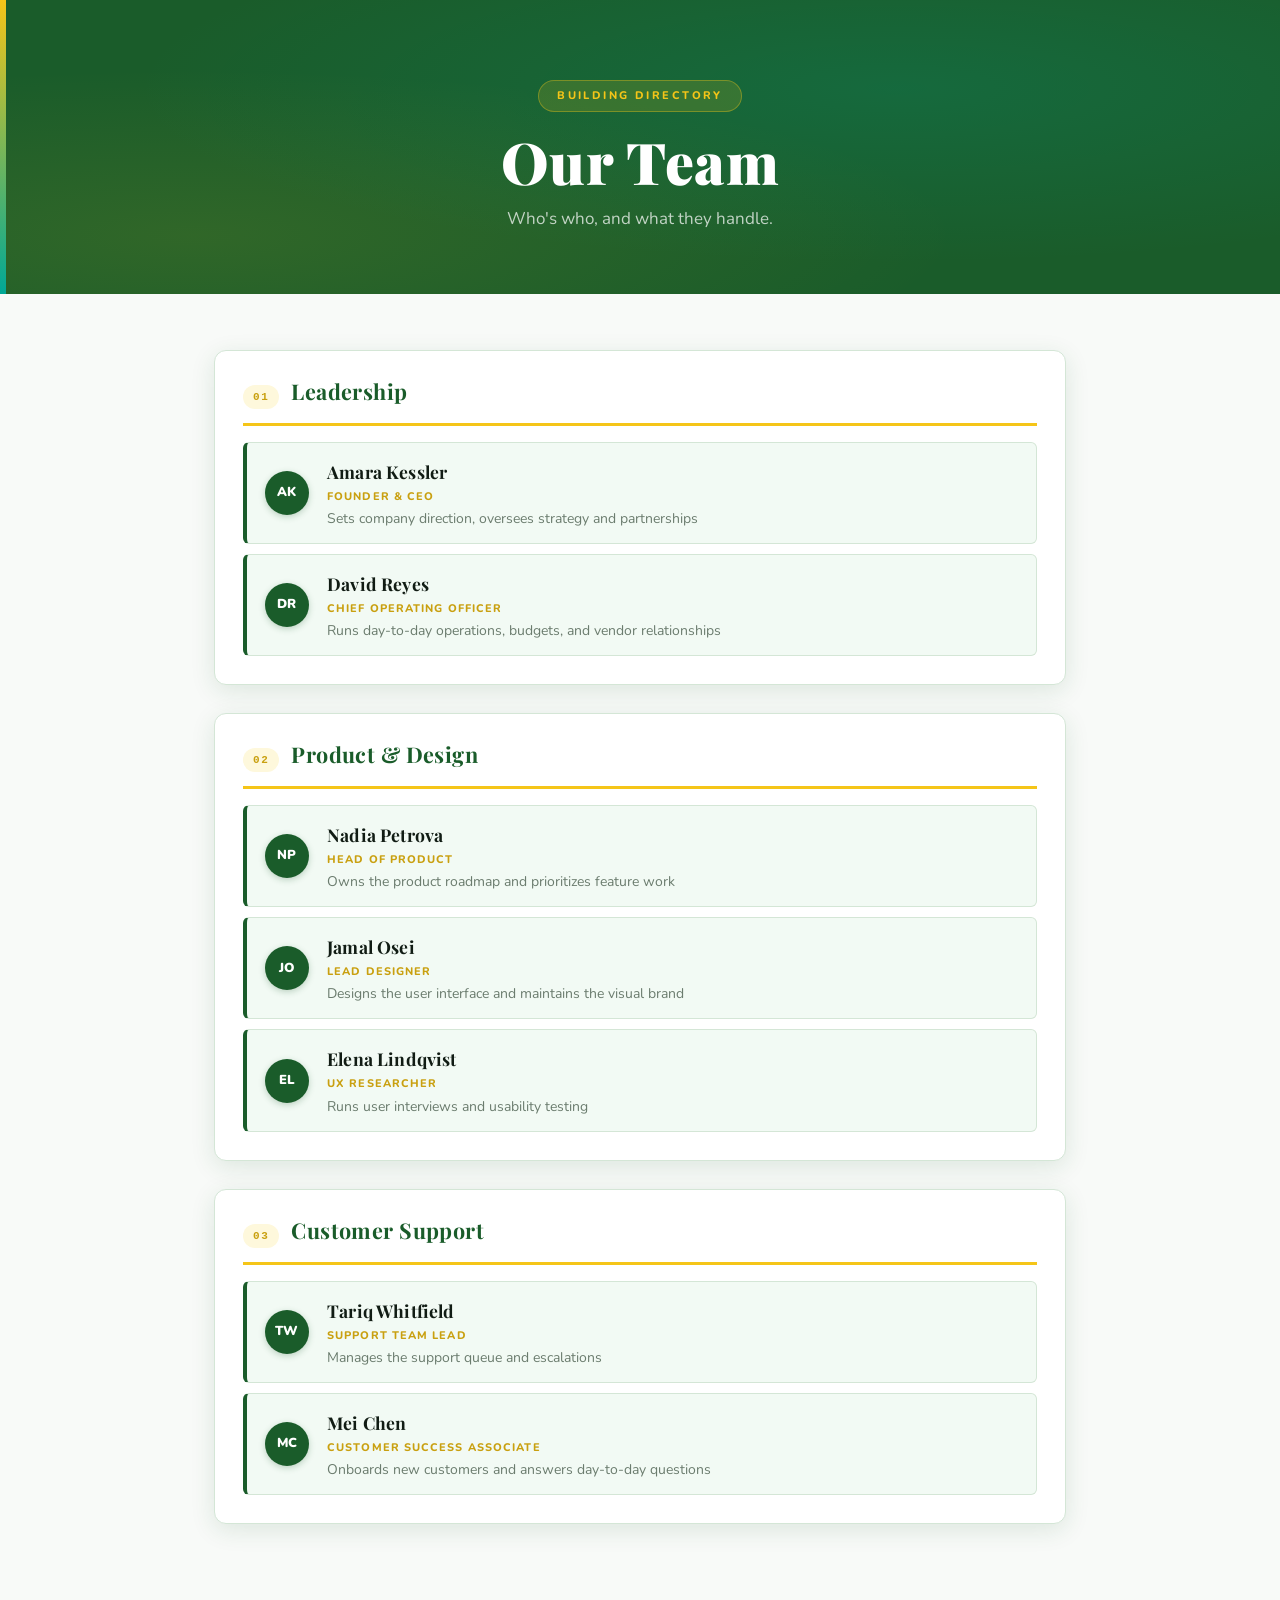
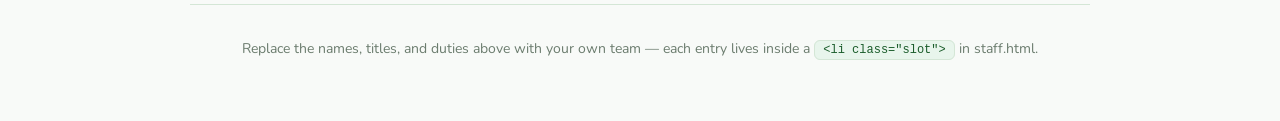
<file: client/staff.html>
<!DOCTYPE html>
<html lang="en">
<head>
  <meta charset="UTF-8">
  <meta name="viewport" content="width=device-width, initial-scale=1.0">
  <title>Team Directory</title>
  <link rel="preconnect" href="https://fonts.googleapis.com">
  <link href="https://fonts.googleapis.com/css2?family=Oswald:wght@400;500;600;700&family=Source+Sans+3:wght@400;500;600&family=Space+Mono:wght@400;700&display=swap" rel="stylesheet">
  <link rel="stylesheet" href="staff.css">
</head>
<body>

  <header class="board-header">
    <p class="board-header__eyebrow">Building Directory</p>
    <h1 class="board-header__title">Our Team</h1>
    <p class="board-header__sub">Who's who, and what they handle.</p>
  </header>

  <main class="board">

    <section class="dept" aria-labelledby="dept-leadership">
      <div class="dept__label">
        <span class="dept__code">01</span>
        <h2 id="dept-leadership">Leadership</h2>
      </div>

      <ul class="slot-list">
        <li class="slot">
          <span class="slot__initials">AK</span>
          <span class="slot__name">Amara Kessler</span>
          <span class="slot__title">Founder &amp; CEO</span>
          <span class="slot__duty">Sets company direction, oversees strategy and partnerships</span>
        </li>
        <li class="slot">
          <span class="slot__initials">DR</span>
          <span class="slot__name">David Reyes</span>
          <span class="slot__title">Chief Operating Officer</span>
          <span class="slot__duty">Runs day-to-day operations, budgets, and vendor relationships</span>
        </li>
      </ul>
    </section>

    <section class="dept" aria-labelledby="dept-product">
      <div class="dept__label">
        <span class="dept__code">02</span>
        <h2 id="dept-product">Product &amp; Design</h2>
      </div>

      <ul class="slot-list">
        <li class="slot">
          <span class="slot__initials">NP</span>
          <span class="slot__name">Nadia Petrova</span>
          <span class="slot__title">Head of Product</span>
          <span class="slot__duty">Owns the product roadmap and prioritizes feature work</span>
        </li>
        <li class="slot">
          <span class="slot__initials">JO</span>
          <span class="slot__name">Jamal Osei</span>
          <span class="slot__title">Lead Designer</span>
          <span class="slot__duty">Designs the user interface and maintains the visual brand</span>
        </li>
        <li class="slot">
          <span class="slot__initials">EL</span>
          <span class="slot__name">Elena Lindqvist</span>
          <span class="slot__title">UX Researcher</span>
          <span class="slot__duty">Runs user interviews and usability testing</span>
        </li>
      </ul>
    </section>

    <section class="dept" aria-labelledby="dept-support">
      <div class="dept__label">
        <span class="dept__code">03</span>
        <h2 id="dept-support">Customer Support</h2>
      </div>

      <ul class="slot-list">
        <li class="slot">
          <span class="slot__initials">TW</span>
          <span class="slot__name">Tariq Whitfield</span>
          <span class="slot__title">Support Team Lead</span>
          <span class="slot__duty">Manages the support queue and escalations</span>
        </li>
        <li class="slot">
          <span class="slot__initials">MC</span>
          <span class="slot__name">Mei Chen</span>
          <span class="slot__title">Customer Success Associate</span>
          <span class="slot__duty">Onboards new customers and answers day-to-day questions</span>
        </li>
      </ul>
    </section>

  </main>

  <footer class="board-footer">
    <p>Replace the names, titles, and duties above with your own team — each entry lives inside a <code>&lt;li class="slot"&gt;</code> in staff.html.</p>
  </footer>

</body>
</html>
</file>
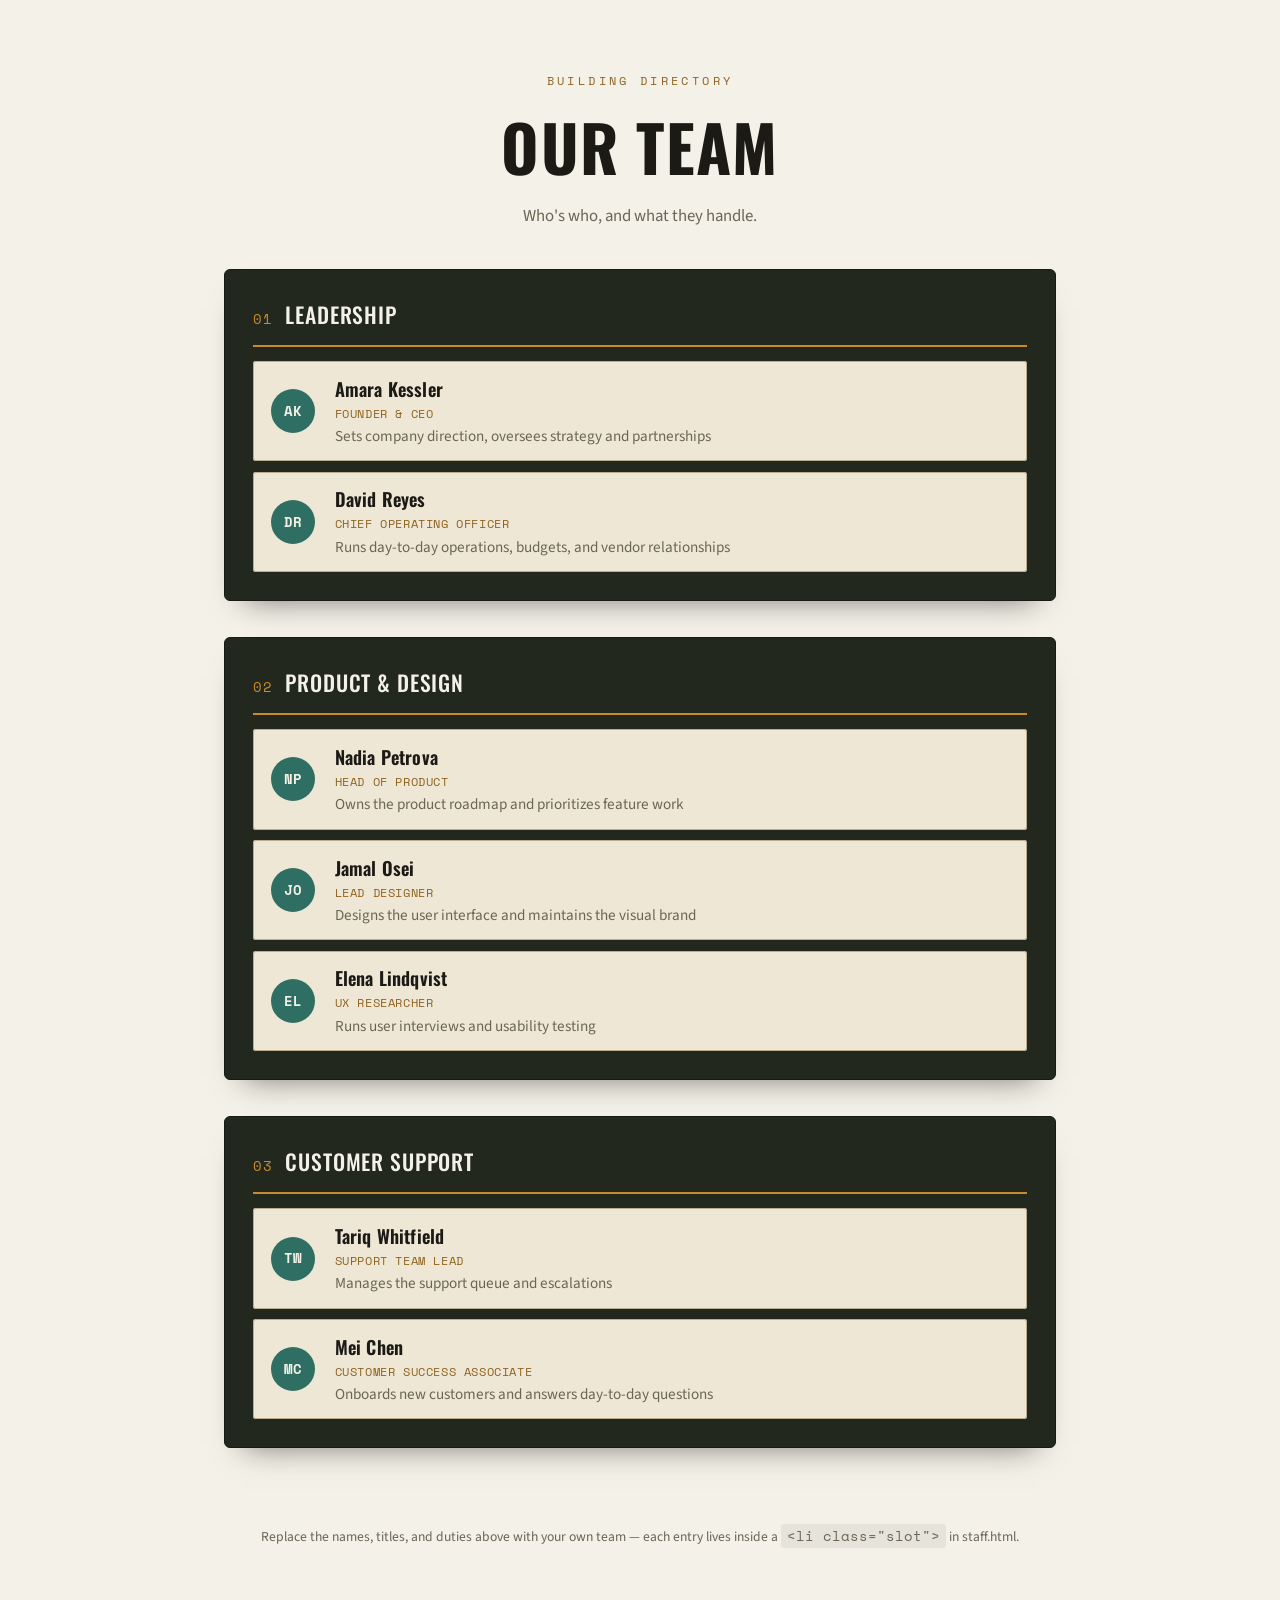
<file: Husika Project/client/staff.html>
<!DOCTYPE html>
<html lang="en">
<head>
  <meta charset="UTF-8">
  <meta name="viewport" content="width=device-width, initial-scale=1.0">
  <title>Team Directory</title>
  <link rel="preconnect" href="https://fonts.googleapis.com">
  <link href="https://fonts.googleapis.com/css2?family=Oswald:wght@400;500;600;700&family=Source+Sans+3:wght@400;500;600&family=Space+Mono:wght@400;700&display=swap" rel="stylesheet">
  <link rel="stylesheet" href="staff.css">
</head>
<body>

  <header class="board-header">
    <p class="board-header__eyebrow">Building Directory</p>
    <h1 class="board-header__title">Our Team</h1>
    <p class="board-header__sub">Who's who, and what they handle.</p>
  </header>

  <main class="board">

    <section class="dept" aria-labelledby="dept-leadership">
      <div class="dept__label">
        <span class="dept__code">01</span>
        <h2 id="dept-leadership">Leadership</h2>
      </div>

      <ul class="slot-list">
        <li class="slot">
          <span class="slot__initials">AK</span>
          <span class="slot__name">Amara Kessler</span>
          <span class="slot__title">Founder &amp; CEO</span>
          <span class="slot__duty">Sets company direction, oversees strategy and partnerships</span>
        </li>
        <li class="slot">
          <span class="slot__initials">DR</span>
          <span class="slot__name">David Reyes</span>
          <span class="slot__title">Chief Operating Officer</span>
          <span class="slot__duty">Runs day-to-day operations, budgets, and vendor relationships</span>
        </li>
      </ul>
    </section>

    <section class="dept" aria-labelledby="dept-product">
      <div class="dept__label">
        <span class="dept__code">02</span>
        <h2 id="dept-product">Product &amp; Design</h2>
      </div>

      <ul class="slot-list">
        <li class="slot">
          <span class="slot__initials">NP</span>
          <span class="slot__name">Nadia Petrova</span>
          <span class="slot__title">Head of Product</span>
          <span class="slot__duty">Owns the product roadmap and prioritizes feature work</span>
        </li>
        <li class="slot">
          <span class="slot__initials">JO</span>
          <span class="slot__name">Jamal Osei</span>
          <span class="slot__title">Lead Designer</span>
          <span class="slot__duty">Designs the user interface and maintains the visual brand</span>
        </li>
        <li class="slot">
          <span class="slot__initials">EL</span>
          <span class="slot__name">Elena Lindqvist</span>
          <span class="slot__title">UX Researcher</span>
          <span class="slot__duty">Runs user interviews and usability testing</span>
        </li>
      </ul>
    </section>

    <section class="dept" aria-labelledby="dept-support">
      <div class="dept__label">
        <span class="dept__code">03</span>
        <h2 id="dept-support">Customer Support</h2>
      </div>

      <ul class="slot-list">
        <li class="slot">
          <span class="slot__initials">TW</span>
          <span class="slot__name">Tariq Whitfield</span>
          <span class="slot__title">Support Team Lead</span>
          <span class="slot__duty">Manages the support queue and escalations</span>
        </li>
        <li class="slot">
          <span class="slot__initials">MC</span>
          <span class="slot__name">Mei Chen</span>
          <span class="slot__title">Customer Success Associate</span>
          <span class="slot__duty">Onboards new customers and answers day-to-day questions</span>
        </li>
      </ul>
    </section>

  </main>

  <footer class="board-footer">
    <p>Replace the names, titles, and duties above with your own team — each entry lives inside a <code>&lt;li class="slot"&gt;</code> in staff.html.</p>
  </footer>

</body>
</html>
</file>
<file: client/styles.css>
/* ============================================
   HUSIKA EVENTS — styles.css
   Theme: Deep Green + Gold + Teal + Alert Red
   Extracted from Husika flier brand identity
   ============================================ */

/* --- CSS Variables (Design Tokens) --- */
:root {
  --green-deep:   #1A5C2A;
  --green-mid:    #2A7A3B;
  --green-light:  #E8F5EC;
  --teal:         #00A896;
  --teal-light:   #E0F5F3;
  --gold:         #F5C518;
  --gold-dark:    #C9A010;
  --gold-light:   #FEF8DC;
  --red:          #E8231A;
  --red-light:    #FDECEB;
  --white:        #FFFFFF;
  --off-white:    #F8FAF8;
  --text-dark:    #111C14;
  --text-mid:     #3D4F40;
  --text-muted:   #6B7C6E;
  --border:       #D4E6D6;

  --font-display: 'Playfair Display', Georgia, serif;
  --font-body:    'Nunito', 'Segoe UI', sans-serif;

  --radius-sm:  6px;
  --radius-md:  12px;
  --radius-lg:  20px;
  --shadow-sm:  0 2px 8px rgba(26,92,42,0.08);
  --shadow-md:  0 6px 24px rgba(26,92,42,0.12);
  --shadow-lg:  0 16px 48px rgba(26,92,42,0.16);

  --nav-h: 70px;
}

/* --- Reset & Base --- */
*, *::before, *::after { box-sizing: border-box; margin: 0; padding: 0; }

html { scroll-behavior: smooth; }

body {
  font-family: var(--font-body);
  color: var(--text-dark);
  background: var(--white);
  line-height: 1.65;
  font-size: 16px;
}

img { display: block; max-width: 100%; }
a { color: inherit; text-decoration: none; }
ul { list-style: none; }

/* --- Utility --- */
.hidden { display: none !important; }

.container {
  max-width: 1160px;
  margin: 0 auto;
  padding: 0 24px;
}

.container--narrow {
  max-width: 720px;
  margin: 0 auto;
  padding: 0 24px;
}

/* --- TOP BAR --- */
.topbar {
  background: var(--green-deep);
  color: rgba(255,255,255,0.9);
  font-size: 13px;
  padding: 8px 24px;
  display: flex;
  justify-content: space-between;
  align-items: center;
  gap: 12px;
  flex-wrap: wrap;
}

.topbar strong { color: var(--gold); }

/* --- NAVBAR --- */
.navbar {
  position: sticky;
  top: 0;
  z-index: 900;
  background: var(--white);
  border-bottom: 3px solid var(--gold);
  height: var(--nav-h);
  display: flex;
  align-items: center;
  justify-content: space-between;
  padding: 0 32px;
  transition: box-shadow 0.2s;
}

.navbar.scrolled {
  box-shadow: var(--shadow-md);
}

.nav-brand {
  display: flex;
  flex-direction: column;
  line-height: 1.1;
}

.brand-husika {
  font-family: var(--font-display);
  font-size: 22px;
  font-weight: 900;
  color: var(--green-deep);
}

.brand-events {
  font-size: 9px;
  letter-spacing: 0.25em;
  font-weight: 800;
  color: var(--gold-dark);
  text-transform: uppercase;
}

.nav-links {
  display: flex;
  align-items: center;
  gap: 4px;
}

.nav-link {
  padding: 7px 14px;
  border-radius: var(--radius-sm);
  font-weight: 700;
  font-size: 14px;
  color: var(--text-mid);
  transition: background 0.15s, color 0.15s;
}

.nav-link:hover,
.nav-link.active {
  background: var(--green-light);
  color: var(--green-deep);
}

.nav-link--report {
  background: var(--red-light);
  color: var(--red);
}

.nav-link--report:hover {
  background: var(--red);
  color: var(--white);
}

.nav-link--login {
  background: var(--green-deep);
  color: var(--white);
  border-radius: 50px;
  padding: 7px 18px;
}

.nav-link--login:hover {
  background: var(--green-mid);
  color: var(--white);
}

.hamburger {
  display: none;
  flex-direction: column;
  gap: 5px;
  background: none;
  border: none;
  cursor: pointer;
  padding: 4px;
}

.hamburger span {
  display: block;
  width: 24px;
  height: 2.5px;
  background: var(--green-deep);
  border-radius: 2px;
  transition: 0.2s;
}

/* --- HERO --- */
.hero {
  min-height: calc(100vh - var(--nav-h) - 40px);
  background: var(--green-deep);
  background-image:
    radial-gradient(ellipse at 70% 30%, rgba(0,168,150,0.18) 0%, transparent 60%),
    radial-gradient(ellipse at 20% 80%, rgba(245,197,24,0.12) 0%, transparent 50%);
  display: flex;
  flex-direction: column;
  justify-content: center;
  padding: 80px 32px 60px;
  position: relative;
  overflow: hidden;
}

.hero::before {
  content: '';
  position: absolute;
  left: 0; top: 0; bottom: 0;
  width: 6px;
  background: linear-gradient(to bottom, var(--gold), var(--teal));
}

.hero-content {
  max-width: 700px;
  margin: 0 auto;
  text-align: center;
}

.hero-eyebrow {
  display: inline-block;
  background: rgba(245,197,24,0.2);
  color: var(--gold);
  font-size: 13px;
  font-weight: 800;
  letter-spacing: 0.2em;
  text-transform: uppercase;
  padding: 6px 18px;
  border-radius: 50px;
  border: 1px solid rgba(245,197,24,0.4);
  margin-bottom: 20px;
}

.hero-headline {
  font-family: var(--font-display);
  font-size: clamp(42px, 7vw, 78px);
  font-weight: 900;
  color: var(--white);
  line-height: 1.08;
  margin-bottom: 20px;
}

.hero-headline em { color: var(--gold); font-style: normal; }

.hero-sub {
  font-size: 18px;
  color: rgba(255,255,255,0.8);
  max-width: 540px;
  margin: 0 auto 36px;
}

.hero-actions {
  display: flex;
  gap: 14px;
  justify-content: center;
  flex-wrap: wrap;
}

.hero-badges {
  display: flex;
  gap: 16px;
  justify-content: center;
  flex-wrap: wrap;
  margin-top: 60px;
}

.badge {
  background: rgba(255,255,255,0.08);
  border: 1px solid rgba(255,255,255,0.15);
  border-radius: var(--radius-md);
  padding: 14px 22px;
  display: flex;
  flex-direction: column;
  align-items: center;
  gap: 6px;
  color: rgba(255,255,255,0.9);
  font-size: 13px;
  font-weight: 700;
  backdrop-filter: blur(8px);
  transition: transform 0.2s, background 0.2s;
}

.badge:hover {
  transform: translateY(-3px);
  background: rgba(255,255,255,0.14);
}

.badge-icon { font-size: 24px; }

/* --- BUTTONS --- */
.btn {
  display: inline-flex;
  align-items: center;
  justify-content: center;
  padding: 13px 28px;
  border-radius: 50px;
  font-weight: 800;
  font-size: 15px;
  cursor: pointer;
  border: 2px solid transparent;
  transition: background 0.15s, color 0.15s, transform 0.12s, border-color 0.15s;
  font-family: var(--font-body);
  text-align: center;
}

.btn:hover { transform: translateY(-1px); }
.btn:active { transform: translateY(0); }

.btn--primary {
  background: var(--gold);
  color: var(--green-deep);
  border-color: var(--gold);
}

.btn--primary:hover {
  background: var(--gold-dark);
  border-color: var(--gold-dark);
}

.btn--outline {
  background: transparent;
  color: var(--white);
  border-color: rgba(255,255,255,0.5);
}

.btn--outline:hover {
  background: rgba(255,255,255,0.1);
  border-color: var(--white);
}

.btn--outline-dark {
  background: transparent;
  color: var(--green-deep);
  border-color: var(--green-deep);
}

.btn--outline-dark:hover {
  background: var(--green-light);
}

.btn--full { width: 100%; }

.btn--sm {
  padding: 8px 18px;
  font-size: 13px;
  border-color: var(--green-deep);
  color: var(--green-deep);
}

/* --- ALERT STRIP --- */
.alert-strip {
  background: var(--teal);
  color: var(--white);
  text-align: center;
  padding: 14px 24px;
  font-size: 15px;
  font-weight: 700;
}

.alert-strip a {
  color: var(--gold);
  text-decoration: underline;
}

/* --- SECTIONS --- */
.section {
  padding: 80px 0;
}

.section--alt {
  background: var(--off-white);
}

.section--report {
  background: var(--green-deep);
  background-image:
    radial-gradient(ellipse at 80% 20%, rgba(0,168,150,0.2) 0%, transparent 55%),
    radial-gradient(ellipse at 10% 90%, rgba(245,197,24,0.1) 0%, transparent 50%);
}

.section-label {
  display: inline-block;
  background: var(--green-light);
  color: var(--green-deep);
  font-size: 11px;
  font-weight: 800;
  letter-spacing: 0.2em;
  text-transform: uppercase;
  padding: 5px 14px;
  border-radius: 50px;
  margin-bottom: 12px;
  border-left: 3px solid var(--gold);
}

.label--light {
  background: rgba(245,197,24,0.15);
  color: var(--gold);
  border-left-color: var(--gold);
}

.section-title {
  font-family: var(--font-display);
  font-size: clamp(28px, 4vw, 44px);
  font-weight: 900;
  color: var(--text-dark);
  line-height: 1.15;
  margin-bottom: 14px;
}

.title--light { color: var(--white); }

.section-sub {
  font-size: 17px;
  color: var(--text-muted);
  max-width: 560px;
  margin-bottom: 40px;
}

.sub--light { color: rgba(255,255,255,0.75); }

/* --- ABOUT --- */
.about-grid {
  display: grid;
  grid-template-columns: 1fr 360px;
  gap: 40px;
  align-items: start;
}

.about-intro {
  font-size: 18px;
  font-weight: 700;
  color: var(--green-deep);
  margin-bottom: 14px;
  border-left: 4px solid var(--gold);
  padding-left: 16px;
}

.about-main p { color: var(--text-mid); margin-bottom: 12px; }

.pillars {
  display: grid;
  grid-template-columns: 1fr 1fr;
  gap: 16px;
  margin-top: 24px;
}

.pillar {
  border-radius: var(--radius-md);
  padding: 20px;
}

.pillar h4 {
  font-size: 14px;
  font-weight: 800;
  letter-spacing: 0.05em;
  text-transform: uppercase;
  margin-bottom: 8px;
}

.pillar p { font-size: 14px; }

.pillar--green {
  background: var(--green-light);
  border-left: 4px solid var(--green-deep);
}

.pillar--green h4 { color: var(--green-deep); }

.pillar--teal {
  background: var(--teal-light);
  border-left: 4px solid var(--teal);
}

.pillar--teal h4 { color: var(--teal); }

.info-card {
  background: var(--white);
  border: 1.5px solid var(--border);
  border-radius: var(--radius-md);
  padding: 24px;
  margin-bottom: 16px;
  box-shadow: var(--shadow-sm);
}

.info-card h3 {
  font-size: 16px;
  font-weight: 800;
  color: var(--green-deep);
  margin-bottom: 14px;
  padding-bottom: 10px;
  border-bottom: 2px solid var(--gold);
}

.info-card--green {
  background: var(--green-light);
  border-color: var(--green-deep);
}

.info-card p { font-size: 14px; color: var(--text-mid); margin-bottom: 12px; }

.focus-list li {
  display: flex;
  align-items: center;
  gap: 10px;
  padding: 8px 0;
  font-size: 14px;
  font-weight: 600;
  color: var(--text-mid);
  border-bottom: 1px solid var(--border);
}

.focus-list li:last-child { border-bottom: none; }

.focus-dot {
  width: 10px;
  height: 10px;
  border-radius: 50%;
  flex-shrink: 0;
}

.dot--red { background: var(--red); }
.dot--green { background: var(--green-mid); }
.dot--teal { background: var(--teal); }
.dot--gold { background: var(--gold-dark); }

.link-arrow {
  font-size: 14px;
  font-weight: 800;
  color: var(--green-deep);
  text-decoration: underline;
}

/* --- DEPARTMENTS --- */
.dept-grid {
  display: grid;
  grid-template-columns: repeat(auto-fill, minmax(200px, 1fr));
  gap: 18px;
  margin-top: 24px;
}

.dept-card {
  background: var(--white);
  border: 1.5px solid var(--border);
  border-top: 4px solid var(--green-deep);
  border-radius: var(--radius-md);
  padding: 24px 20px;
  transition: box-shadow 0.2s, transform 0.2s;
}

.dept-card:hover {
  box-shadow: var(--shadow-md);
  transform: translateY(-3px);
}

.dept-icon { font-size: 30px; margin-bottom: 10px; }

.dept-card h4 {
  font-size: 15px;
  font-weight: 800;
  color: var(--green-deep);
  margin-bottom: 6px;
}

.dept-card p {
  font-size: 13px;
  color: var(--text-muted);
}

/* --- ACTIVITIES --- */
.filter-bar {
  display: flex;
  gap: 8px;
  flex-wrap: wrap;
  margin-bottom: 28px;
}

.filter-btn {
  background: var(--white);
  border: 1.5px solid var(--border);
  color: var(--text-mid);
  padding: 8px 18px;
  border-radius: 50px;
  font-size: 13px;
  font-weight: 700;
  cursor: pointer;
  font-family: var(--font-body);
  transition: background 0.15s, border-color 0.15s, color 0.15s;
}

.filter-btn:hover,
.filter-btn.active {
  background: var(--green-deep);
  border-color: var(--green-deep);
  color: var(--white);
}

.activities-grid {
  display: grid;
  grid-template-columns: repeat(auto-fill, minmax(280px, 1fr));
  gap: 20px;
}

.activity-card {
  background: var(--white);
  border-radius: var(--radius-md);
  padding: 24px;
  border: 1.5px solid var(--border);
  box-shadow: var(--shadow-sm);
  transition: box-shadow 0.2s, transform 0.2s;
  display: flex;
  flex-direction: column;
  gap: 10px;
}

.activity-card:hover {
  box-shadow: var(--shadow-md);
  transform: translateY(-2px);
}

.activity-card--admin {
  border-style: dashed;
  border-color: var(--text-muted);
  background: transparent;
}

.activity-card h4 {
  font-size: 17px;
  font-weight: 800;
  color: var(--text-dark);
}

.activity-card p { font-size: 14px; color: var(--text-mid); flex: 1; }

.activity-tag {
  display: inline-block;
  font-size: 11px;
  font-weight: 800;
  letter-spacing: 0.08em;
  text-transform: uppercase;
  padding: 4px 12px;
  border-radius: 50px;
  width: fit-content;
}

.tag--green { background: var(--green-light); color: var(--green-deep); }
.tag--teal  { background: var(--teal-light);  color: var(--teal); }
.tag--gold  { background: var(--gold-light);  color: var(--gold-dark); }
.tag--red   { background: var(--red-light);   color: var(--red); }

.activity-meta {
  display: flex;
  gap: 12px;
  flex-wrap: wrap;
  font-size: 12px;
  color: var(--text-muted);
  font-weight: 600;
  border-top: 1px solid var(--border);
  padding-top: 10px;
}

/* --- REPORT SECTION --- */
.report-cards {
  display: flex;
  gap: 10px;
  flex-wrap: wrap;
  margin-bottom: 32px;
  justify-content: center;
}

.report-type {
  background: rgba(255,255,255,0.1);
  border: 1px solid rgba(255,255,255,0.2);
  border-radius: var(--radius-md);
  padding: 12px 20px;
  display: flex;
  align-items: center;
  gap: 10px;
  color: var(--white);
  font-size: 14px;
  font-weight: 700;
  cursor: pointer;
  transition: background 0.15s;
}

.report-type:hover {
  background: rgba(255,255,255,0.18);
  border-color: var(--gold);
}

.report-icon { font-size: 20px; }

/* --- FORMS --- */
.report-form,
.auth-form {
  background: var(--white);
  border-radius: var(--radius-lg);
  padding: 36px;
  box-shadow: var(--shadow-lg);
  display: flex;
  flex-direction: column;
  gap: 18px;
}

.form-row {
  display: grid;
  grid-template-columns: 1fr 1fr;
  gap: 16px;
}

.form-group {
  display: flex;
  flex-direction: column;
  gap: 6px;
}

.form-group label {
  font-size: 13px;
  font-weight: 800;
  color: var(--text-mid);
  text-transform: uppercase;
  letter-spacing: 0.06em;
}

.form-group input,
.form-group select,
.form-group textarea {
  padding: 12px 16px;
  border: 1.5px solid var(--border);
  border-radius: var(--radius-sm);
  font-size: 15px;
  font-family: var(--font-body);
  color: var(--text-dark);
  background: var(--off-white);
  transition: border-color 0.15s, box-shadow 0.15s;
  outline: none;
  resize: vertical;
}

.form-group input:focus,
.form-group select:focus,
.form-group textarea:focus {
  border-color: var(--green-mid);
  box-shadow: 0 0 0 3px rgba(42,122,59,0.1);
  background: var(--white);
}

.form-check {
  display: flex;
  align-items: flex-start;
  gap: 10px;
  font-size: 13px;
  color: var(--text-mid);
}

.form-check input { margin-top: 3px; accent-color: var(--green-deep); }

.form-note {
  text-align: center;
  font-size: 13px;
  color: var(--text-muted);
}

.form-note a {
  color: var(--teal);
  font-weight: 700;
  text-decoration: underline;
}

/* --- AUTH TABS --- */
.auth-tabs {
  display: flex;
  border-bottom: 2px solid var(--border);
  margin-bottom: 24px;
}

.auth-tab {
  padding: 12px 24px;
  background: none;
  border: none;
  font-family: var(--font-body);
  font-size: 15px;
  font-weight: 700;
  color: var(--text-muted);
  cursor: pointer;
  border-bottom: 3px solid transparent;
  margin-bottom: -2px;
  transition: color 0.15s, border-color 0.15s;
}

.auth-tab.active {
  color: var(--green-deep);
  border-bottom-color: var(--green-deep);
}

/* --- GALLERY --- */
.gallery-grid {
  display: grid;
  grid-template-columns: repeat(4, 1fr);
  grid-template-rows: repeat(2, 220px);
  gap: 14px;
}

.gallery-item { border-radius: var(--radius-md); overflow: hidden; }

.gallery-item--wide { grid-column: span 2; grid-row: span 2; }

.gallery-placeholder {
  width: 100%;
  height: 100%;
  background: var(--green-light);
  border: 2px dashed var(--green-mid);
  border-radius: var(--radius-md);
  display: flex;
  flex-direction: column;
  align-items: center;
  justify-content: center;
  gap: 8px;
  font-size: 13px;
  font-weight: 700;
  color: var(--green-mid);
  cursor: pointer;
  transition: background 0.2s;
}

.gallery-placeholder span { font-size: 36px; }
.gallery-placeholder:hover { background: #d4edd8; }

.gallery-cta {
  text-align: center;
  margin-top: 28px;
}

.gallery-cta .btn--outline {
  color: var(--green-deep);
  border-color: var(--green-deep);
}

.gallery-cta .btn--outline:hover {
  background: var(--green-light);
}

/* --- CONTACT --- */
.contact-grid {
  display: grid;
  grid-template-columns: repeat(auto-fill, minmax(220px, 1fr));
  gap: 18px;
  margin-top: 8px;
}

.contact-card {
  background: var(--white);
  border: 1.5px solid var(--border);
  border-radius: var(--radius-md);
  padding: 28px 24px;
  text-align: center;
  transition: box-shadow 0.2s, transform 0.2s;
}

.contact-card:hover {
  box-shadow: var(--shadow-md);
  transform: translateY(-3px);
}

.contact-card--primary {
  background: var(--green-deep);
  border-color: var(--green-deep);
  color: var(--white);
}

.contact-card-icon { font-size: 32px; margin-bottom: 12px; }

.contact-card h4 {
  font-size: 16px;
  font-weight: 800;
  color: var(--green-deep);
  margin-bottom: 8px;
}

.contact-card--primary h4 { color: var(--gold); }

.contact-card p {
  font-size: 13px;
  color: var(--text-muted);
  margin-bottom: 12px;
}

.contact-card--primary p { color: rgba(255,255,255,0.75); }

.contact-value {
  font-size: 16px;
  font-weight: 800;
  color: var(--teal);
  display: block;
  transition: opacity 0.15s;
}

.contact-value:hover { opacity: 0.8; }
.contact-card--primary .contact-value { color: var(--gold); }

/* --- FOOTER --- */
.footer {
  background: var(--text-dark);
  color: rgba(255,255,255,0.75);
  padding: 60px 0 0;
}

.footer-top {
  display: grid;
  grid-template-columns: 2fr 1fr 1fr 1.5fr;
  gap: 40px;
  padding-bottom: 48px;
  border-bottom: 1px solid rgba(255,255,255,0.1);
}

.footer-brand p {
  font-size: 13px;
  margin-top: 8px;
  color: rgba(255,255,255,0.5);
}

.footer-links h5,
.footer-emergency h5 {
  font-size: 12px;
  font-weight: 800;
  letter-spacing: 0.15em;
  text-transform: uppercase;
  color: var(--gold);
  margin-bottom: 16px;
}

.footer-links {
  display: flex;
  flex-direction: column;
  gap: 8px;
}

.footer-links a {
  font-size: 14px;
  color: rgba(255,255,255,0.7);
  transition: color 0.15s;
}

.footer-links a:hover { color: var(--white); }

.footer-emergency p {
  font-size: 13px;
  color: rgba(255,255,255,0.6);
  margin-bottom: 10px;
}

.emergency-num {
  font-size: 22px;
  font-weight: 900;
  color: var(--teal);
  letter-spacing: 0.02em;
  transition: color 0.15s;
}

.emergency-num:hover { color: var(--gold); }

.footer-bottom {
  padding: 20px 0;
  display: flex;
  justify-content: space-between;
  flex-wrap: wrap;
  gap: 8px;
  font-size: 12px;
  color: rgba(255,255,255,0.35);
}

/* --- RESPONSIVE --- */
@media (max-width: 960px) {
  .about-grid { grid-template-columns: 1fr; }
  .footer-top { grid-template-columns: 1fr 1fr; }
  .gallery-grid {
    grid-template-columns: 1fr 1fr;
    grid-template-rows: auto;
  }
  .gallery-item--wide { grid-column: span 2; grid-row: span 1; height: 220px; }
  .gallery-item { height: 160px; }
}

@media (max-width: 720px) {
  .navbar { padding: 0 20px; }

  .nav-links {
    display: none;
    position: absolute;
    top: var(--nav-h);
    left: 0; right: 0;
    background: var(--white);
    flex-direction: column;
    align-items: stretch;
    padding: 16px 20px;
    border-bottom: 2px solid var(--border);
    box-shadow: var(--shadow-md);
    gap: 4px;
  }

  .nav-links.open { display: flex; }

  .nav-link { padding: 12px 16px; }

  .hamburger { display: flex; }

  .hero { padding: 60px 20px 40px; }

  .form-row { grid-template-columns: 1fr; }

  .pillars { grid-template-columns: 1fr; }

  .gallery-grid {
    grid-template-columns: 1fr;
    grid-template-rows: auto;
  }

  .gallery-item--wide { grid-column: span 1; }
  .gallery-item { height: 180px; }

  .footer-top { grid-template-columns: 1fr; gap: 28px; }

  .topbar { justify-content: center; text-align: center; font-size: 12px; }

  .report-form, .auth-form { padding: 24px 18px; }

  .section { padding: 56px 0; }
}

@media (max-width: 480px) {
  .hero-headline { font-size: 36px; }
  .dept-grid { grid-template-columns: 1fr 1fr; }
  .contact-grid { grid-template-columns: 1fr; }
}

/* --- Accessibility & Motion --- */
@media (prefers-reduced-motion: reduce) {
  *, *::before, *::after { transition: none !important; animation: none !important; }
}

:focus-visible {
  outline: 3px solid var(--gold);
  outline-offset: 3px;
}
</file>
<file: client/admin.css>
/* ============================================
   HUSIKA EVENTS — admin.css
   Admin Dashboard Stylesheet
   Inherits brand tokens from main site
   ============================================ */

:root {
  --green-deep:   #1A5C2A;
  --green-mid:    #2A7A3B;
  --green-light:  #E8F5EC;
  --teal:         #00A896;
  --teal-light:   #E0F5F3;
  --gold:         #F5C518;
  --gold-dark:    #C9A010;
  --gold-light:   #FEF8DC;
  --red:          #E8231A;
  --red-light:    #FDECEB;
  --white:        #FFFFFF;
  --off-white:    #F6F8F6;
  --text-dark:    #111C14;
  --text-mid:     #3D4F40;
  --text-muted:   #6B7C6E;
  --border:       #D4E6D6;
  --sidebar-w:    240px;
  --topbar-h:     60px;
  --font-display: 'Playfair Display', Georgia, serif;
  --font-body:    'Nunito', 'Segoe UI', sans-serif;
  --radius-sm:    6px;
  --radius-md:    10px;
  --radius-lg:    16px;
  --shadow-sm:    0 2px 8px rgba(26,92,42,0.07);
  --shadow-md:    0 6px 20px rgba(26,92,42,0.10);
}

*, *::before, *::after { box-sizing: border-box; margin: 0; padding: 0; }
html { scroll-behavior: smooth; }
body {
  font-family: var(--font-body);
  background: var(--off-white);
  color: var(--text-dark);
  display: flex;
  min-height: 100vh;
  font-size: 15px;
  line-height: 1.6;
}

a { color: inherit; text-decoration: none; }
ul { list-style: none; }
input, select, textarea, button { font-family: var(--font-body); font-size: 14px; }
textarea { resize: vertical; }

/* ======== SIDEBAR ======== */
.sidebar {
  width: var(--sidebar-w);
  background: var(--green-deep);
  position: fixed;
  top: 0; left: 0; bottom: 0;
  display: flex;
  flex-direction: column;
  z-index: 200;
  transition: transform 0.25s;
  overflow-y: auto;
}

.sidebar-brand {
  padding: 20px 20px 16px;
  border-bottom: 1px solid rgba(255,255,255,0.12);
  display: flex;
  justify-content: space-between;
  align-items: flex-start;
}

.brand-lock { display: flex; flex-direction: column; line-height: 1.1; }
.brand-husika {
  font-family: var(--font-display);
  font-size: 20px;
  font-weight: 900;
  color: var(--white);
}
.brand-events {
  font-size: 8px;
  letter-spacing: 0.22em;
  font-weight: 800;
  color: var(--gold);
  text-transform: uppercase;
}

.admin-badge {
  background: var(--gold);
  color: var(--green-deep);
  font-size: 10px;
  font-weight: 900;
  padding: 3px 10px;
  border-radius: 50px;
  text-transform: uppercase;
  letter-spacing: 0.08em;
}

.sidebar-nav {
  flex: 1;
  padding: 16px 12px;
  display: flex;
  flex-direction: column;
  gap: 2px;
}

.nav-group-label {
  font-size: 10px;
  font-weight: 900;
  letter-spacing: 0.18em;
  text-transform: uppercase;
  color: rgba(255,255,255,0.35);
  padding: 14px 8px 4px;
}

.sidebar-link {
  display: flex;
  align-items: center;
  gap: 10px;
  padding: 10px 12px;
  border-radius: var(--radius-sm);
  color: rgba(255,255,255,0.75);
  font-weight: 700;
  font-size: 14px;
  transition: background 0.15s, color 0.15s;
  position: relative;
}

.sidebar-link:hover {
  background: rgba(255,255,255,0.1);
  color: var(--white);
}

.sidebar-link.active {
  background: rgba(245,197,24,0.18);
  color: var(--gold);
}

.slink-icon { font-size: 16px; }

.sidebar-badge {
  margin-left: auto;
  background: var(--red);
  color: var(--white);
  font-size: 10px;
  font-weight: 900;
  padding: 2px 7px;
  border-radius: 50px;
}

.sidebar-user {
  display: flex;
  align-items: center;
  gap: 10px;
  padding: 16px 16px 20px;
  border-top: 1px solid rgba(255,255,255,0.12);
}

.user-avatar {
  width: 36px; height: 36px;
  border-radius: 50%;
  background: var(--gold);
  color: var(--green-deep);
  font-size: 12px;
  font-weight: 900;
  display: flex;
  align-items: center;
  justify-content: center;
  flex-shrink: 0;
}

.user-info {
  flex: 1;
  display: flex;
  flex-direction: column;
  min-width: 0;
}
.user-info strong { font-size: 13px; color: var(--white); white-space: nowrap; overflow: hidden; text-overflow: ellipsis; }
.user-info span { font-size: 11px; color: rgba(255,255,255,0.5); }

.logout-btn {
  color: rgba(255,255,255,0.5);
  font-size: 18px;
  transition: color 0.15s;
}
.logout-btn:hover { color: var(--gold); }

/* ======== MAIN ======== */
.main {
  margin-left: var(--sidebar-w);
  flex: 1;
  display: flex;
  flex-direction: column;
  min-height: 100vh;
}

/* ======== TOPBAR ======== */
.topbar-admin {
  position: sticky;
  top: 0;
  z-index: 100;
  background: var(--white);
  border-bottom: 2px solid var(--gold);
  height: var(--topbar-h);
  display: flex;
  align-items: center;
  padding: 0 28px;
  gap: 16px;
  box-shadow: var(--shadow-sm);
}

.sidebar-toggle {
  background: none;
  border: none;
  cursor: pointer;
  font-size: 22px;
  color: var(--green-deep);
  display: none;
}

.topbar-title {
  font-weight: 900;
  font-size: 16px;
  color: var(--green-deep);
  flex: 1;
}

.topbar-right {
  display: flex;
  align-items: center;
  gap: 16px;
}

.topbar-date {
  font-size: 13px;
  color: var(--text-muted);
}

.btn-visit {
  background: var(--green-light);
  color: var(--green-deep);
  font-size: 13px;
  font-weight: 800;
  padding: 6px 14px;
  border-radius: 50px;
  transition: background 0.15s;
}
.btn-visit:hover { background: var(--border); }

/* ======== PANELS ======== */
.panel { display: none; padding: 28px; }
.panel.active { display: block; }

.panel-head {
  margin-bottom: 28px;
}

.panel-head h1 {
  font-family: var(--font-display);
  font-size: 28px;
  font-weight: 900;
  color: var(--green-deep);
  margin-bottom: 4px;
}

.panel-head p { color: var(--text-muted); font-size: 14px; }

.panel-head.between {
  display: flex;
  align-items: flex-end;
  justify-content: space-between;
  gap: 16px;
  flex-wrap: wrap;
}

/* ======== BUTTONS ======== */
.btn {
  display: inline-flex;
  align-items: center;
  justify-content: center;
  gap: 6px;
  padding: 10px 22px;
  border-radius: 50px;
  font-weight: 800;
  font-size: 14px;
  cursor: pointer;
  border: 2px solid transparent;
  transition: background 0.15s, color 0.15s, transform 0.1s;
  font-family: var(--font-body);
}
.btn:hover { transform: translateY(-1px); }
.btn:active { transform: none; }

.btn--primary {
  background: var(--green-deep);
  color: var(--white);
  border-color: var(--green-deep);
}
.btn--primary:hover { background: var(--green-mid); border-color: var(--green-mid); }

.btn--outline-dark {
  background: transparent;
  color: var(--green-deep);
  border-color: var(--green-deep);
}
.btn--outline-dark:hover { background: var(--green-light); }

.btn--sm { padding: 7px 16px; font-size: 13px; }
.btn--full { width: 100%; }

/* ======== STATS ROW ======== */
.stats-row {
  display: grid;
  grid-template-columns: repeat(4, 1fr);
  gap: 16px;
  margin-bottom: 24px;
}

.stat-card {
  background: var(--white);
  border: 1.5px solid var(--border);
  border-radius: var(--radius-md);
  padding: 20px;
  display: flex;
  align-items: flex-start;
  gap: 14px;
  box-shadow: var(--shadow-sm);
  position: relative;
  overflow: hidden;
}

.stat-card::before {
  content: '';
  position: absolute;
  top: 0; left: 0; right: 0;
  height: 3px;
}

.stat-card:nth-child(1)::before { background: var(--green-mid); }
.stat-card:nth-child(2)::before { background: var(--teal); }
.stat-card:nth-child(3)::before { background: var(--red); }
.stat-card:nth-child(4)::before { background: var(--gold-dark); }

.stat-icon {
  width: 44px; height: 44px;
  border-radius: var(--radius-sm);
  display: flex;
  align-items: center;
  justify-content: center;
  font-size: 20px;
  flex-shrink: 0;
}
.stat-icon--green { background: var(--green-light); }
.stat-icon--teal  { background: var(--teal-light); }
.stat-icon--red   { background: var(--red-light); }
.stat-icon--gold  { background: var(--gold-light); }

.stat-body { flex: 1; }
.stat-num {
  display: block;
  font-size: 28px;
  font-weight: 900;
  color: var(--text-dark);
  line-height: 1.1;
}
.stat-label {
  font-size: 12px;
  color: var(--text-muted);
  font-weight: 700;
  text-transform: uppercase;
  letter-spacing: 0.05em;
}

.stat-change {
  position: absolute;
  bottom: 12px;
  right: 14px;
  font-size: 11px;
  font-weight: 800;
}
.stat-change.up   { color: var(--green-mid); }
.stat-change.down { color: var(--red); }

/* ======== DASH GRID ======== */
.dash-grid {
  display: grid;
  grid-template-columns: 1fr 1fr;
  gap: 20px;
}

.dash-card {
  background: var(--white);
  border: 1.5px solid var(--border);
  border-radius: var(--radius-md);
  padding: 22px;
  box-shadow: var(--shadow-sm);
}

.dash-card-head {
  display: flex;
  align-items: center;
  justify-content: space-between;
  margin-bottom: 16px;
  padding-bottom: 12px;
  border-bottom: 1px solid var(--border);
}

.dash-card-head h3 {
  font-size: 15px;
  font-weight: 800;
  color: var(--green-deep);
}

.card-link {
  background: none;
  border: none;
  cursor: pointer;
  font-size: 13px;
  color: var(--teal);
  font-weight: 700;
}
.card-link:hover { text-decoration: underline; }

/* Mini table */
.mini-table {
  width: 100%;
  border-collapse: collapse;
  font-size: 13px;
}
.mini-table th {
  text-align: left;
  color: var(--text-muted);
  font-size: 11px;
  letter-spacing: 0.06em;
  text-transform: uppercase;
  padding: 0 0 8px;
  border-bottom: 1px solid var(--border);
}
.mini-table td {
  padding: 9px 0;
  border-bottom: 1px solid var(--border);
  color: var(--text-mid);
  vertical-align: middle;
}
.mini-table tr:last-child td { border-bottom: none; }

/* Member list in dash */
.member-list li {
  display: flex;
  align-items: center;
  gap: 12px;
  padding: 10px 0;
  border-bottom: 1px solid var(--border);
}
.member-list li:last-child { border-bottom: none; }

.member-avatar {
  width: 38px; height: 38px;
  border-radius: 50%;
  display: flex;
  align-items: center;
  justify-content: center;
  font-size: 12px;
  font-weight: 900;
  flex-shrink: 0;
}
.member-avatar.sm { width: 34px; height: 34px; font-size: 11px; }

.member-info { flex: 1; display: flex; flex-direction: column; }
.member-info strong { font-size: 14px; }
.member-info span { font-size: 12px; color: var(--text-muted); }

.member-date { font-size: 12px; color: var(--text-muted); }

.member-cell { display: flex; align-items: center; gap: 10px; }

/* Activity bars */
.activity-bars { display: flex; flex-direction: column; gap: 12px; }
.abar-row {
  display: flex;
  align-items: center;
  gap: 10px;
  font-size: 13px;
}
.abar-row > span:first-child { width: 160px; color: var(--text-mid); font-size: 12px; white-space: nowrap; }
.abar-row > span:last-child { color: var(--text-muted); font-size: 12px; width: 16px; text-align: right; }
.abar-wrap { flex: 1; background: var(--off-white); border-radius: 50px; height: 10px; overflow: hidden; }
.abar { height: 100%; border-radius: 50px; transition: width 0.5s ease; }

/* Quick actions */
.quick-actions {
  display: grid;
  grid-template-columns: repeat(3, 1fr);
  gap: 10px;
}

.qa-btn {
  display: flex;
  flex-direction: column;
  align-items: center;
  justify-content: center;
  gap: 6px;
  padding: 16px 10px;
  background: var(--off-white);
  border: 1.5px solid var(--border);
  border-radius: var(--radius-sm);
  cursor: pointer;
  font-size: 12px;
  font-weight: 700;
  color: var(--text-mid);
  transition: background 0.15s, border-color 0.15s, color 0.15s;
}
.qa-btn:hover {
  background: var(--green-light);
  border-color: var(--green-mid);
  color: var(--green-deep);
}
.qa-icon { font-size: 22px; }

/* ======== FILTER ROW ======== */
.filter-row {
  display: flex;
  gap: 10px;
  margin-bottom: 20px;
  flex-wrap: wrap;
}

/* ======== FORM ELEMENTS ======== */
input[type=text], input[type=email], input[type=tel],
input[type=password], input[type=number],
select, textarea {
  padding: 9px 14px;
  border: 1.5px solid var(--border);
  border-radius: var(--radius-sm);
  background: var(--white);
  color: var(--text-dark);
  font-size: 14px;
  font-family: var(--font-body);
  outline: none;
  transition: border-color 0.15s;
  width: 100%;
}
input:focus, select:focus, textarea:focus {
  border-color: var(--green-mid);
  box-shadow: 0 0 0 3px rgba(42,122,59,0.09);
}

.form-group { display: flex; flex-direction: column; gap: 5px; }
.form-group label {
  font-size: 12px;
  font-weight: 800;
  color: var(--text-mid);
  text-transform: uppercase;
  letter-spacing: 0.07em;
}

.form-row-2 { display: grid; grid-template-columns: 1fr 1fr; gap: 14px; }

/* ======== TABLE ======== */
.table-wrap { overflow-x: auto; border-radius: var(--radius-md); border: 1.5px solid var(--border); }

.data-table {
  width: 100%;
  border-collapse: collapse;
  background: var(--white);
  font-size: 14px;
}
.data-table th {
  text-align: left;
  padding: 12px 16px;
  font-size: 11px;
  font-weight: 800;
  text-transform: uppercase;
  letter-spacing: 0.07em;
  color: var(--text-muted);
  background: var(--off-white);
  border-bottom: 1.5px solid var(--border);
  white-space: nowrap;
}
.data-table td {
  padding: 12px 16px;
  border-bottom: 1px solid var(--border);
  color: var(--text-mid);
  vertical-align: middle;
}
.data-table tbody tr:last-child td { border-bottom: none; }
.data-table tbody tr:hover { background: var(--off-white); }

.actions-cell { display: flex; gap: 6px; align-items: center; }

.act-btn {
  background: none;
  border: none;
  cursor: pointer;
  font-size: 16px;
  padding: 4px 6px;
  border-radius: var(--radius-sm);
  transition: background 0.15s;
}
.act-btn--edit:hover { background: var(--green-light); }
.act-btn--del:hover { background: var(--red-light); }

/* ======== TAGS & STATUS ======== */
.tag {
  display: inline-block;
  font-size: 11px;
  font-weight: 800;
  letter-spacing: 0.06em;
  text-transform: uppercase;
  padding: 3px 10px;
  border-radius: 50px;
}
.tag--green { background: var(--green-light); color: var(--green-deep); }
.tag--teal  { background: var(--teal-light);  color: #006a5e; }
.tag--gold  { background: var(--gold-light);  color: var(--gold-dark); }
.tag--red   { background: var(--red-light);   color: #a81713; }

.status {
  display: inline-block;
  font-size: 11px;
  font-weight: 800;
  padding: 3px 10px;
  border-radius: 50px;
}
.status--open    { background: #FDECEB; color: #a81713; }
.status--review  { background: var(--gold-light); color: var(--gold-dark); }
.status--closed  { background: #f0f0f0; color: #888; }
.status--active  { background: var(--green-light); color: var(--green-deep); }
.status--draft   { background: #f0f0f0; color: #888; }
.status--pending { background: var(--gold-light); color: var(--gold-dark); }

/* ======== GALLERY ======== */
.gallery-toolbar {
  display: flex;
  gap: 10px;
  margin-bottom: 20px;
  flex-wrap: wrap;
  align-items: center;
}
.gallery-toolbar input { flex: 1; }

.gallery-admin-grid {
  display: grid;
  grid-template-columns: repeat(auto-fill, minmax(180px, 1fr));
  gap: 16px;
}


.gallery-img-wrap {
  position: relative;
  border-radius: var(--radius-md);
  overflow: hidden;
  aspect-ratio: 4/3;
  background: var(--green-light);
  border: 1.5px solid var(--border);
}

.gallery-thumb {
  width: 100%;
  height: 100%;
  object-fit: cover;
}

.placeholder-thumb {
  display: flex;
  align-items: center;
  justify-content: center;
  font-size: 40px;
  color: var(--green-mid);
  width: 100%;
  height: 100%;
}

.gallery-item-overlay {
  position: absolute;
  inset: 0;
  background: rgba(0,0,0,0.45);
  display: flex;
  align-items: center;
  justify-content: center;
  gap: 8px;
  opacity: 0;
  transition: opacity 0.2s;
}
.gallery-img-wrap:hover .gallery-item-overlay { opacity: 1; }

.overlay-btn {
  background: rgba(255,255,255,0.9);
  border: none;
  border-radius: 50%;
  width: 36px;
  height: 36px;
  cursor: pointer;
  font-size: 16px;
  transition: background 0.15s;
}
.overlay-btn:hover { background: var(--white); }

.gallery-item-meta {
  display: flex;
  justify-content: space-between;
  align-items: center;
  padding: 6px 2px 0;
  font-size: 12px;
  color: var(--text-mid);
  font-weight: 600;
}
.img-size { color: var(--text-muted); }

.gallery-drop-zone {
  border: 2px dashed var(--border);
  border-radius: var(--radius-md);
  display: flex;
  flex-direction: column;
  align-items: center;
  justify-content: center;
  gap: 8px;
  min-height: 140px;
  cursor: pointer;
  color: var(--text-muted);
  font-size: 13px;
  font-weight: 700;
  transition: background 0.2s, border-color 0.2s;
  text-align: center;
  padding: 16px;
}
.gallery-drop-zone:hover,
.gallery-drop-zone.drag-over {
  background: var(--green-light);
  border-color: var(--green-mid);
  color: var(--green-deep);
}

/* ======== FORM SECTIONS ======== */
.form-sections { display: flex; flex-direction: column; gap: 24px; }

.form-section {
  background: var(--white);
  border: 1.5px solid var(--border);
  border-radius: var(--radius-md);
  padding: 24px;
  display: flex;
  flex-direction: column;
  gap: 14px;
}

.form-section h3 {
  font-size: 16px;
  font-weight: 800;
  color: var(--green-deep);
  padding-bottom: 12px;
  border-bottom: 2px solid var(--gold);
  margin-bottom: 4px;
}

.form-actions {
  display: flex;
  gap: 12px;
  padding: 4px 0;
}

/* ======== REPORT CARDS ======== */
.reports-list { display: flex; flex-direction: column; gap: 16px; }

.report-card {
  background: var(--white);
  border: 1.5px solid var(--border);
  border-left: 4px solid var(--red);
  border-radius: var(--radius-md);
  padding: 20px;
  display: flex;
  flex-direction: column;
  gap: 10px;
}

.report-card--urgent {
  border-left-color: var(--red);
  box-shadow: 0 2px 12px rgba(232,35,26,0.1);
}

.report-card--closed {
  border-left-color: #ccc;
  opacity: 0.75;
}

.report-card-head {
  display: flex;
  align-items: center;
  gap: 10px;
  flex-wrap: wrap;
}

.report-date {
  margin-left: auto;
  font-size: 12px;
  color: var(--text-muted);
}

.report-desc {
  font-size: 14px;
  color: var(--text-mid);
  line-height: 1.65;
}

.report-meta {
  display: flex;
  gap: 16px;
  flex-wrap: wrap;
  font-size: 12px;
  color: var(--text-muted);
  font-weight: 600;
}

.report-actions {
  display: flex;
  gap: 8px;
  flex-wrap: wrap;
  padding-top: 4px;
}

/* ======== TOGGLES ======== */
.toggle-list { display: flex; flex-direction: column; gap: 0; }

.toggle-row {
  display: flex;
  align-items: center;
  justify-content: space-between;
  gap: 20px;
  padding: 14px 0;
  border-bottom: 1px solid var(--border);
}
.toggle-row:last-child { border-bottom: none; }

.toggle-row > div { flex: 1; }
.toggle-row strong { display: block; font-size: 14px; color: var(--text-dark); }
.toggle-row p { font-size: 13px; color: var(--text-muted); margin-top: 2px; }

.toggle-switch { position: relative; display: inline-block; width: 46px; height: 26px; flex-shrink: 0; }
.toggle-switch input { opacity: 0; width: 0; height: 0; }
.toggle-slider {
  position: absolute;
  inset: 0;
  background: #ccc;
  border-radius: 50px;
  cursor: pointer;
  transition: background 0.2s;
}
.toggle-slider::before {
  content: '';
  position: absolute;
  width: 20px; height: 20px;
  border-radius: 50%;
  background: var(--white);
  top: 3px; left: 3px;
  transition: transform 0.2s;
}
.toggle-switch input:checked + .toggle-slider { background: var(--green-mid); }
.toggle-switch input:checked + .toggle-slider::before { transform: translateX(20px); }

/* ======== MODALS ======== */
.modal-overlay {
  position: fixed;
  inset: 0;
  background: rgba(0,0,0,0.45);
  z-index: 500;
  display: none;
  align-items: center;
  justify-content: center;
  padding: 24px;
}
.modal-overlay.open { display: flex; }

.modal {
  background: var(--white);
  border-radius: var(--radius-lg);
  width: 100%;
  max-width: 580px;
  max-height: 90vh;
  overflow-y: auto;
  box-shadow: 0 20px 60px rgba(0,0,0,0.25);
  display: flex;
  flex-direction: column;
  gap: 18px;
  padding: 28px;
}

.modal-head {
  display: flex;
  align-items: center;
  justify-content: space-between;
  padding-bottom: 14px;
  border-bottom: 2px solid var(--gold);
}

.modal-head h2 {
  font-family: var(--font-display);
  font-size: 20px;
  font-weight: 900;
  color: var(--green-deep);
}

.modal-close {
  background: none;
  border: none;
  cursor: pointer;
  font-size: 18px;
  color: var(--text-muted);
  padding: 4px 8px;
  border-radius: var(--radius-sm);
  transition: background 0.15s;
}
.modal-close:hover { background: var(--red-light); color: var(--red); }

.modal form { display: flex; flex-direction: column; gap: 14px; }

.modal-foot {
  display: flex;
  gap: 10px;
  justify-content: flex-end;
  margin-top: 6px;
}

/* ======== TOAST ======== */
.toast {
  position: fixed;
  bottom: 24px;
  right: 24px;
  background: var(--green-deep);
  color: var(--white);
  padding: 12px 22px;
  border-radius: 50px;
  border-left: 4px solid var(--gold);
  font-size: 14px;
  font-weight: 700;
  box-shadow: var(--shadow-md);
  transform: translateY(80px);
  opacity: 0;
  transition: all 0.3s;
  z-index: 999;
  pointer-events: none;
}
.toast.show { transform: translateY(0); opacity: 1; }

/* ======== RESPONSIVE ======== */
@media (max-width: 1100px) {
  .stats-row { grid-template-columns: repeat(2, 1fr); }
  .dash-grid { grid-template-columns: 1fr; }
}

@media (max-width: 860px) {
  :root { --sidebar-w: 0px; }

  .sidebar {
    transform: translateX(-240px);
    width: 240px;
  }
  .sidebar.open { transform: translateX(0); }

  .main { margin-left: 0; }

  .sidebar-toggle { display: block; }

  .stats-row { grid-template-columns: 1fr 1fr; }

  .quick-actions { grid-template-columns: repeat(2, 1fr); }

  .panel { padding: 20px 16px; }

  .panel-head.between { flex-direction: column; align-items: flex-start; }
}

@media (max-width: 540px) {
  .stats-row { grid-template-columns: 1fr; }
  .form-row-2 { grid-template-columns: 1fr; }
  .topbar-date { display: none; }
}

/* Focus */
:focus-visible { outline: 3px solid var(--gold); outline-offset: 2px; }
</file>
<file: client/staff.css>
/* ============================================
   HUSIKA EVENTS — staff.css
   Staff / Team Directory Page
   ============================================ */

/* ── Google Fonts (match main site) ── */
@import url('https://fonts.googleapis.com/css2?family=Nunito:wght@400;600;700;800;900&family=Playfair+Display:wght@700;900&display=swap');

/* ── Design Tokens (mirrors styles.css :root) ── */
:root {
  /* Brand palette */
  --green-deep:   #1A5C2A;
  --green-mid:    #2A7A3B;
  --green-light:  #E8F5EC;
  --green-xlight: #F2FAF4;
  --teal:         #00A896;
  --teal-light:   #E0F5F3;
  --gold:         #F5C518;
  --gold-dark:    #C9A010;
  --gold-light:   #FEF8DC;
  --red:          #E8231A;
  --red-light:    #FDECEB;

  /* Neutrals */
  --white:        #FFFFFF;
  --off-white:    #F8FAF8;
  --paper:        #F4F1E8;   /* kept from original — works as warm page bg */
  --text-dark:    #111C14;
  --text-mid:     #3D4F40;
  --text-muted:   #6B7C6E;
  --border:       #D4E6D6;
  --border-dark:  #B5CFB8;

  /* Typography */
  --font-display: 'Playfair Display', Georgia, serif;
  --font-body:    'Nunito', 'Segoe UI', sans-serif;
  --font-mono:    'Courier New', Courier, monospace;

  /* Spacing / radii / shadows */
  --radius-sm:   6px;
  --radius-md:   12px;
  --radius-lg:   20px;
  --shadow-sm:   0 2px 8px  rgba(26, 92, 42, 0.08);
  --shadow-md:   0 6px 24px rgba(26, 92, 42, 0.12);
  --shadow-lg:   0 18px 40px rgba(26, 92, 42, 0.14);

  /* Nav height — used to offset sticky header */
  --nav-h: 70px;
}

/* ── Reset ── */
*, *::before, *::after {
  box-sizing: border-box;
  margin: 0;
  padding: 0;
}

html { scroll-behavior: smooth; }

body {
  background: var(--off-white);
  color: var(--text-dark);
  font-family: var(--font-body);
  line-height: 1.65;
  font-size: 16px;
}

/* ============================================
   Page Header — mirrors the hero eyebrow
   style used across the main site
   ============================================ */
.board-header {
  background: var(--green-deep);
  background-image:
    radial-gradient(ellipse at 70% 30%, rgba(0, 168, 150, 0.18) 0%, transparent 60%),
    radial-gradient(ellipse at 15% 80%, rgba(245, 197, 24, 0.10) 0%, transparent 50%);
  padding: 80px 24px 60px;
  text-align: center;
  position: relative;
  overflow: hidden;
}

/* Left gold accent bar — same motif as hero section */
.board-header::before {
  content: '';
  position: absolute;
  left: 0; top: 0; bottom: 0;
  width: 6px;
  background: linear-gradient(to bottom, var(--gold), var(--teal));
}

.board-header__eyebrow {
  display: inline-block;
  background: rgba(245, 197, 24, 0.15);
  color: var(--gold);
  font-family: var(--font-body);
  font-size: 11px;
  font-weight: 800;
  letter-spacing: 0.22em;
  text-transform: uppercase;
  padding: 6px 18px;
  border-radius: 50px;
  border: 1px solid rgba(245, 197, 24, 0.35);
  margin-bottom: 18px;
}

.board-header__title {
  font-family: var(--font-display);
  font-weight: 900;
  font-size: clamp(2.2rem, 6vw, 3.6rem);
  letter-spacing: 0.01em;
  color: var(--white);
  line-height: 1.1;
  margin-bottom: 12px;
}

.board-header__sub {
  font-size: 17px;
  color: rgba(255, 255, 255, 0.72);
  max-width: 520px;
  margin: 0 auto;
}

/* ============================================
   Main Board Container
   ============================================ */
.board {
  max-width: 900px;
  margin: 0 auto;
  padding: 56px 24px 80px;
  display: flex;
  flex-direction: column;
  gap: 28px;
}

/* ============================================
   Department Card — replaces charcoal board
   with the site's green-panel aesthetic
   ============================================ */
.dept {
  background: var(--white);
  border: 1.5px solid var(--border);
  border-radius: var(--radius-md);
  padding: 28px;
  box-shadow: var(--shadow-md);
  transition: box-shadow 0.2s;
}

.dept:hover {
  box-shadow: var(--shadow-lg);
}

/* Department label row */
.dept__label {
  display: flex;
  align-items: baseline;
  gap: 12px;
  padding-bottom: 14px;
  margin-bottom: 16px;
  border-bottom: 3px solid var(--gold);
}

/* Short dept code — kept from original, restyled */
.dept__code {
  font-family: var(--font-mono);
  font-size: 11px;
  font-weight: 700;
  color: var(--gold-dark);
  letter-spacing: 0.14em;
  text-transform: uppercase;
  background: var(--gold-light);
  padding: 3px 10px;
  border-radius: 50px;
  flex-shrink: 0;
}

.dept__label h2 {
  font-family: var(--font-display);
  font-weight: 700;
  font-size: 1.35rem;
  letter-spacing: 0.02em;
  color: var(--green-deep);
  line-height: 1.2;
}

/* ============================================
   Slot List (staff rows)
   ============================================ */
.slot-list {
  list-style: none;
  display: flex;
  flex-direction: column;
  gap: 10px;
}

/* Individual staff slot */
.slot {
  display: grid;
  grid-template-columns: 3rem 1fr 1fr;
  grid-template-areas:
    "initials name  name"
    "initials title title"
    "initials duty  duty";
  align-items: center;
  column-gap: 14px;
  row-gap: 2px;

  background: var(--green-xlight);
  border: 1.5px solid var(--border);
  border-left: 4px solid var(--green-deep);
  border-radius: var(--radius-sm);
  padding: 14px 18px;
  transition: background 0.15s, border-color 0.15s, transform 0.15s;
}

.slot:hover {
  background: var(--green-light);
  border-left-color: var(--teal);
  transform: translateX(3px);
}

/* Avatar circle */
.slot__initials {
  grid-area: initials;
  align-self: center;
  width: 2.75rem;
  height: 2.75rem;
  border-radius: 50%;
  background: var(--green-deep);
  color: var(--white);
  font-family: var(--font-body);
  font-weight: 900;
  font-size: 13px;
  letter-spacing: 0.03em;
  display: flex;
  align-items: center;
  justify-content: center;
  flex-shrink: 0;
  box-shadow: 0 2px 6px rgba(26, 92, 42, 0.25);
  transition: background 0.15s;
}

.slot:hover .slot__initials {
  background: var(--teal);
}

/* Full name */
.slot__name {
  grid-area: name;
  font-family: var(--font-display);
  font-weight: 700;
  font-size: 1.1rem;
  color: var(--text-dark);
  letter-spacing: 0.01em;
}

/* Role title */
.slot__title {
  grid-area: title;
  font-family: var(--font-body);
  font-size: 11px;
  font-weight: 800;
  letter-spacing: 0.1em;
  text-transform: uppercase;
  color: var(--gold-dark);
}

/* Duty / description */
.slot__duty {
  grid-area: duty;
  font-size: 14px;
  color: var(--text-muted);
  line-height: 1.5;
}

/* ── Teal variant for leadership slots ── */
.slot--lead {
  border-left-color: var(--gold-dark);
  background: var(--gold-light);
}

.slot--lead .slot__initials {
  background: var(--gold-dark);
}

.slot--lead:hover {
  border-left-color: var(--gold-dark);
  background: #fef3c0;
}

.slot--lead:hover .slot__initials {
  background: var(--gold-dark);
}

/* ── Teal dept variant ── */
.dept--teal .dept__label {
  border-bottom-color: var(--teal);
}

.dept--teal .dept__code {
  background: var(--teal-light);
  color: var(--teal);
}

.dept--teal .dept__label h2 {
  color: var(--teal);
}

.dept--teal .slot {
  border-left-color: var(--teal);
}

.dept--teal .slot__initials {
  background: var(--teal);
}

.dept--teal .slot:hover {
  border-left-color: var(--green-deep);
}

.dept--teal .slot:hover .slot__initials {
  background: var(--green-deep);
}

/* ── Red / alert dept variant (e.g. Child Protection) ── */
.dept--alert .dept__label {
  border-bottom-color: var(--red);
}

.dept--alert .dept__code {
  background: var(--red-light);
  color: var(--red);
}

.dept--alert .dept__label h2 {
  color: var(--red);
}

.dept--alert .slot {
  border-left-color: var(--red);
}

.dept--alert .slot__initials {
  background: var(--red);
}

.dept--alert .slot:hover {
  border-left-color: var(--green-deep);
}

.dept--alert .slot:hover .slot__initials {
  background: var(--green-deep);
}

/* ============================================
   Footer — matches site's footer aesthetic
   ============================================ */
.board-footer {
  max-width: 900px;
  margin: 0 auto;
  padding: 0 24px 60px;
  text-align: center;
  color: var(--text-muted);
  font-size: 14px;
  border-top: 1.5px solid var(--border);
  padding-top: 32px;
}

.board-footer code {
  font-family: var(--font-mono);
  font-size: 12px;
  background: var(--green-light);
  color: var(--green-deep);
  padding: 2px 8px;
  border-radius: var(--radius-sm);
  border: 1px solid var(--border);
}

.board-footer a {
  color: var(--teal);
  font-weight: 700;
  text-decoration: underline;
  transition: color 0.15s;
}

.board-footer a:hover {
  color: var(--green-deep);
}

/* ============================================
   Responsive
   ============================================ */
@media (max-width: 580px) {
  .board-header { padding: 56px 20px 40px; }

  .board { padding: 32px 16px 60px; }

  .dept { padding: 20px 16px; }

  .slot {
    grid-template-columns: 2.5rem 1fr;
    grid-template-areas:
      "initials name"
      "initials title"
      "initials duty";
    padding: 12px 14px;
  }

  .slot__initials {
    width: 2.25rem;
    height: 2.25rem;
    font-size: 11px;
  }

  .slot__name { font-size: 1rem; }
}

/* ============================================
   Accessibility
   ============================================ */
a:focus-visible,
button:focus-visible {
  outline: 3px solid var(--gold);
  outline-offset: 3px;
}

@media (prefers-reduced-motion: reduce) {
  html { scroll-behavior: auto; }
  .slot, .dept, .slot__initials {
    transition: none;
  }
}
</file>
<file: Husika Project/client/staff.css>
/* ============================================
   Tokens
   ============================================ */
:root {
  --board:        #23281f;   /* charcoal-green board panel */
  --board-edge:    #171b14;
  --slot:         #eee7d6;   /* inset cream slot */
  --slot-shadow:  #b9ad8e;
  --ink:          #1c1a15;
  --amber:        #c98a2e;   /* directory-board amber accent */
  --amber-dim:    #8f6320;
  --teal:         #2f6e62;   /* secondary accent */
  --paper:        #f4f1e8;
  --muted:        #6b6555;

  --font-display: 'Oswald', sans-serif;
  --font-body:    'Source Sans 3', sans-serif;
  --font-mono:    'Space Mono', monospace;
}

* { box-sizing: border-box; }

html { scroll-behavior: smooth; }

body {
  margin: 0;
  background: var(--paper);
  color: var(--ink);
  font-family: var(--font-body);
  line-height: 1.5;
}

/* ============================================
   Header
   ============================================ */
.board-header {
  padding: 4.5rem 1.5rem 2.5rem;
  text-align: center;
}

.board-header__eyebrow {
  margin: 0 0 0.5rem;
  font-family: var(--font-mono);
  font-size: 0.75rem;
  letter-spacing: 0.28em;
  text-transform: uppercase;
  color: var(--amber-dim);
}

.board-header__title {
  margin: 0;
  font-family: var(--font-display);
  font-weight: 700;
  font-size: clamp(2.5rem, 6vw, 4rem);
  letter-spacing: 0.02em;
  text-transform: uppercase;
  color: var(--ink);
}

.board-header__sub {
  margin: 0.6rem 0 0;
  color: var(--muted);
  font-size: 1.05rem;
}

/* ============================================
   Board + Departments
   ============================================ */
.board {
  max-width: 880px;
  margin: 0 auto;
  padding: 0 1.5rem 4rem;
  display: flex;
  flex-direction: column;
  gap: 2.25rem;
}

.dept {
  background: var(--board);
  border: 1px solid var(--board-edge);
  border-radius: 6px;
  padding: 1.75rem;
  box-shadow: 0 18px 30px -20px rgba(0, 0, 0, 0.55);
}

.dept__label {
  display: flex;
  align-items: baseline;
  gap: 0.75rem;
  padding-bottom: 0.9rem;
  margin-bottom: 0.9rem;
  border-bottom: 2px solid var(--amber);
}

.dept__code {
  font-family: var(--font-mono);
  font-size: 0.85rem;
  color: var(--amber);
  letter-spacing: 0.08em;
}

.dept__label h2 {
  margin: 0;
  font-family: var(--font-display);
  font-weight: 500;
  font-size: 1.35rem;
  letter-spacing: 0.04em;
  text-transform: uppercase;
  color: var(--paper);
}

/* ============================================
   Slots (staff rows)
   ============================================ */
.slot-list {
  list-style: none;
  margin: 0;
  padding: 0;
  display: flex;
  flex-direction: column;
  gap: 0.65rem;
}

.slot {
  display: grid;
  grid-template-columns: 3rem 1fr 1fr;
  grid-template-areas:
    "initials name   name"
    "initials title  title"
    "initials duty   duty";
  align-items: center;
  column-gap: 1rem;
  row-gap: 0.15rem;
  background: var(--slot);
  border-radius: 3px;
  padding: 0.85rem 1.1rem;
  box-shadow: inset 0 0 0 1px var(--slot-shadow);
}

.slot__initials {
  grid-area: initials;
  align-self: center;
  width: 2.75rem;
  height: 2.75rem;
  border-radius: 50%;
  background: var(--teal);
  color: var(--paper);
  font-family: var(--font-mono);
  font-weight: 700;
  font-size: 0.85rem;
  display: flex;
  align-items: center;
  justify-content: center;
}

.slot__name {
  grid-area: name;
  font-family: var(--font-display);
  font-weight: 600;
  font-size: 1.15rem;
  color: var(--ink);
  letter-spacing: 0.01em;
}

.slot__title {
  grid-area: title;
  font-family: var(--font-mono);
  font-size: 0.75rem;
  letter-spacing: 0.05em;
  text-transform: uppercase;
  color: var(--amber-dim);
}

.slot__duty {
  grid-area: duty;
  font-size: 0.95rem;
  color: var(--muted);
}

/* ============================================
   Footer
   ============================================ */
.board-footer {
  max-width: 880px;
  margin: 0 auto;
  padding: 0 1.5rem 4rem;
  text-align: center;
  color: var(--muted);
  font-size: 0.85rem;
}

.board-footer code {
  font-family: var(--font-mono);
  background: rgba(0, 0, 0, 0.06);
  padding: 0.1rem 0.35rem;
  border-radius: 3px;
}

/* ============================================
   Responsive
   ============================================ */
@media (max-width: 560px) {
  .slot {
    grid-template-columns: 2.5rem 1fr;
    grid-template-areas:
      "initials name"
      "initials title"
      "initials duty";
  }

  .slot__initials {
    width: 2.25rem;
    height: 2.25rem;
    font-size: 0.75rem;
  }
}

/* ============================================
   Accessibility
   ============================================ */
a:focus-visible,
button:focus-visible {
  outline: 3px solid var(--teal);
  outline-offset: 2px;
}

@media (prefers-reduced-motion: reduce) {
  html { scroll-behavior: auto; }
}
</file>
